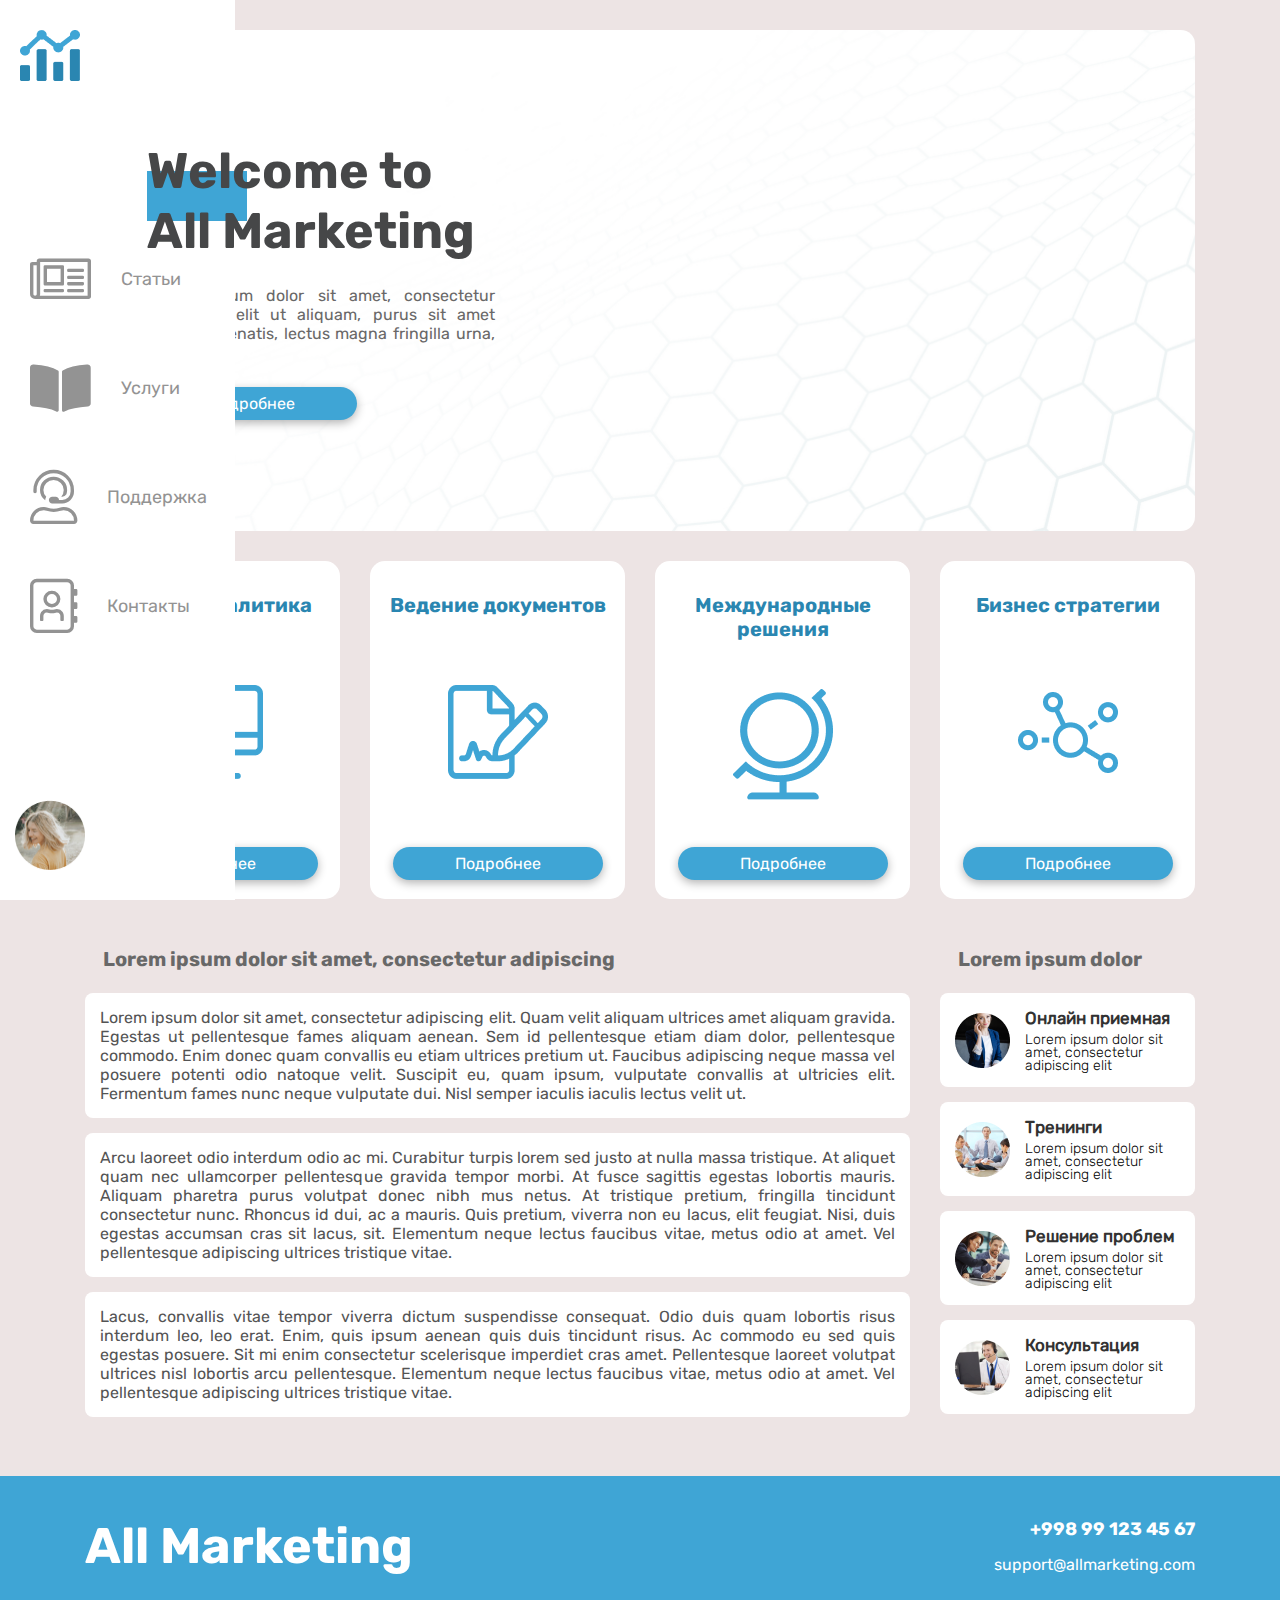
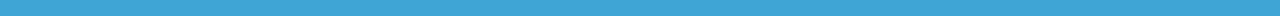
<file: 2.3 Blue-Marketing/index.html>
<!DOCTYPE html>
<html lang="en">
<head>
    <meta charset="UTF-8">
    <meta http-equiv="X-UA-Compatible" content="IE=edge">
    <meta name="viewport" content="width=device-width, initial-scale=1.0">
    <title>Document</title>
    <link rel="stylesheet" href="css/all.min.css">
    <link rel="stylesheet" href="css/style.css">

</head>
<body>

    <nav class="nav">
        <a href="" class="nav__logo">
            <img src="img/Лого.png" alt="">
        </a>

        <ul class="nav__list">

     <li class="nav__list-item">
         <a href="" class="nav__list-link"><i class="fal fa-newspaper fa-3x"></i>Статьи</a>
     </li>

     <li class="nav__list-item">
         <a href="" class="nav__list-link"><i class="fa fa-book-open fa-3x"></i>Услуги</a>
     </li>

     <li class="nav__list-item">
         <a href="" class="nav__list-link"><i class="fal fa-user-headset fa-3x"></i>Поддержка</a>
     </li>

     <li class="nav__list-item">
         <a href="" class="nav__list-link"><i class="fal fa-address-book fa-3x"></i>Контакты</a>
     </li>

        </ul>

        <img src="img/Ава.png" alt="" class="nav__ava">


    </nav>



<header class="header">
    <div class="container">
        <div class="header__content">

            <div class="header__content-desc">
                <h1 class="header__content-title">Welcome to All Marketing</h1>

                <p class="header__content-text">Lorem ipsum dolor sit amet, consectetur adipiscing elit ut aliquam, purus sit amet luctus venenatis, lectus magna fringilla urna, porttitor</p>

                <a href="" class="link">Подробнее</a>


            </div>

        </div>
    </div>
</header>

<main>
    <div class="container">

        <section class="cards">

            <div class="cards__card">
                <h2 class="cards__card-title">Мощная аналитика</h2>
                <img src="img/icon.png" alt="">
                <a href="" class="link card__link">Подробнее</a>
            </div>

            <div class="cards__card">
                <h2 class="cards__card-title">Ведение документов</h2>
                <img src="img/icon2.png" alt="">
                <a href="" class="link card__link">Подробнее</a>
            </div>

            <div class="cards__card">
                <h2 class="cards__card-title">Международные решения</h2>
                <img src="img/icon3.png" alt="">
                <a href="" class="link card__link">Подробнее</a>
            </div>

            <div class="cards__card">
                <h2 class="cards__card-title">Бизнес стратегии</h2>
                <img src="img/icon4.png" alt="">
                <a href="" class="link card__link">Подробнее</a>
            </div>

        </section>

        <section class="info">

            <div class="info__box">

                <div class="info__box-left">

                    <h4 class="info__box-title">Lorem ipsum dolor sit amet, consectetur adipiscing</h4>

                    <p class="info__box-subtitle">Lorem ipsum dolor sit amet, consectetur adipiscing elit. Quam velit aliquam ultrices amet aliquam gravida. Egestas ut pellentesque fames aliquam aenean. Sem id pellentesque etiam diam dolor, pellentesque commodo. Enim donec quam convallis eu etiam ultrices pretium ut. Faucibus adipiscing neque massa vel posuere potenti odio natoque velit. Suscipit eu, quam ipsum, vulputate convallis at ultricies elit. Fermentum fames nunc neque vulputate dui. Nisl semper iaculis iaculis lectus velit ut.
                    </p>
                    <p class="info__box-subtitle">Arcu laoreet odio interdum odio ac mi. Curabitur turpis lorem sed justo at nulla massa tristique. At aliquet quam nec ullamcorper pellentesque gravida tempor morbi. At fusce sagittis egestas lobortis mauris. Aliquam pharetra purus volutpat donec nibh mus netus. At tristique pretium, fringilla tincidunt consectetur nunc. Rhoncus id dui, ac a mauris. Quis pretium, viverra non eu lacus, elit feugiat. Nisi, duis egestas accumsan cras sit lacus, sit. Elementum neque lectus faucibus vitae, metus odio at amet. Vel pellentesque adipiscing ultrices tristique vitae.</p>
                    <p class="info__box-subtitle">Lacus, convallis vitae tempor viverra dictum suspendisse consequat. Odio duis quam lobortis risus interdum leo, leo erat. Enim, quis ipsum aenean quis duis tincidunt risus. Ac commodo eu sed quis egestas posuere. Sit mi enim consectetur scelerisque imperdiet cras amet. Pellentesque laoreet volutpat ultrices nisl lobortis arcu pellentesque. Elementum neque lectus faucibus vitae, metus odio at amet. Vel pellentesque adipiscing ultrices tristique vitae.</p>

                </div>

                <div class="info__box-right">

                    <h4 class="info__box-title">Lorem ipsum dolor </h4>

                    <div class="info__box-mini">
                        <img src="img/human-1.png" alt="" class="info__box-miniImg">

                        <div class="info__box-mix">
                            <h4 class="info__box-miniTitle">Онлайн приемная</h4>
                            <p class="info__box-miniText">Lorem ipsum dolor sit amet, consectetur adipiscing elit</p>
                        </div>

                    </div>

                    <div class="info__box-mini">
                        <img src="img/human-2.png" alt="" class="info__box-miniImg">

                        <div class="info__box-mix">
                            <h4 class="info__box-miniTitle">Тренинги</h4>
                            <p class="info__box-miniText">Lorem ipsum dolor sit amet, consectetur adipiscing elit</p>
                        </div>

                    </div>

                    <div class="info__box-mini">
                        <img src="img/human-3.png" alt="" class="info__box-miniImg">

                        <div class="info__box-mix">
                            <h4 class="info__box-miniTitle">Решение проблем</h4>
                            <p class="info__box-miniText">Lorem ipsum dolor sit amet, consectetur adipiscing elit</p>
                        </div>

                    </div>

                    <div class="info__box-mini">
                        <img src="img/human-4.png" alt="" class="info__box-miniImg">

                        <div class="info__box-mix">
                            <h4 class="info__box-miniTitle">Консультация</h4>
                            <p class="info__box-miniText">Lorem ipsum dolor sit amet, consectetur adipiscing elit</p>
                        </div>

                    </div>



                </div>

            </div>

        </section>

    </div>
</main>



<footer class="footer">
    <div class="container">
        <div class="footer__box">
            <h5>All Marketing</h5>

            <div class="footer__mini">
                <p class="footer__mini-text">+998 99 123 45 67</p>
                <p>support@allmarketing.com</p>
            </div>
        </div>
    </div>
</footer>






</body>
</html>
</file>
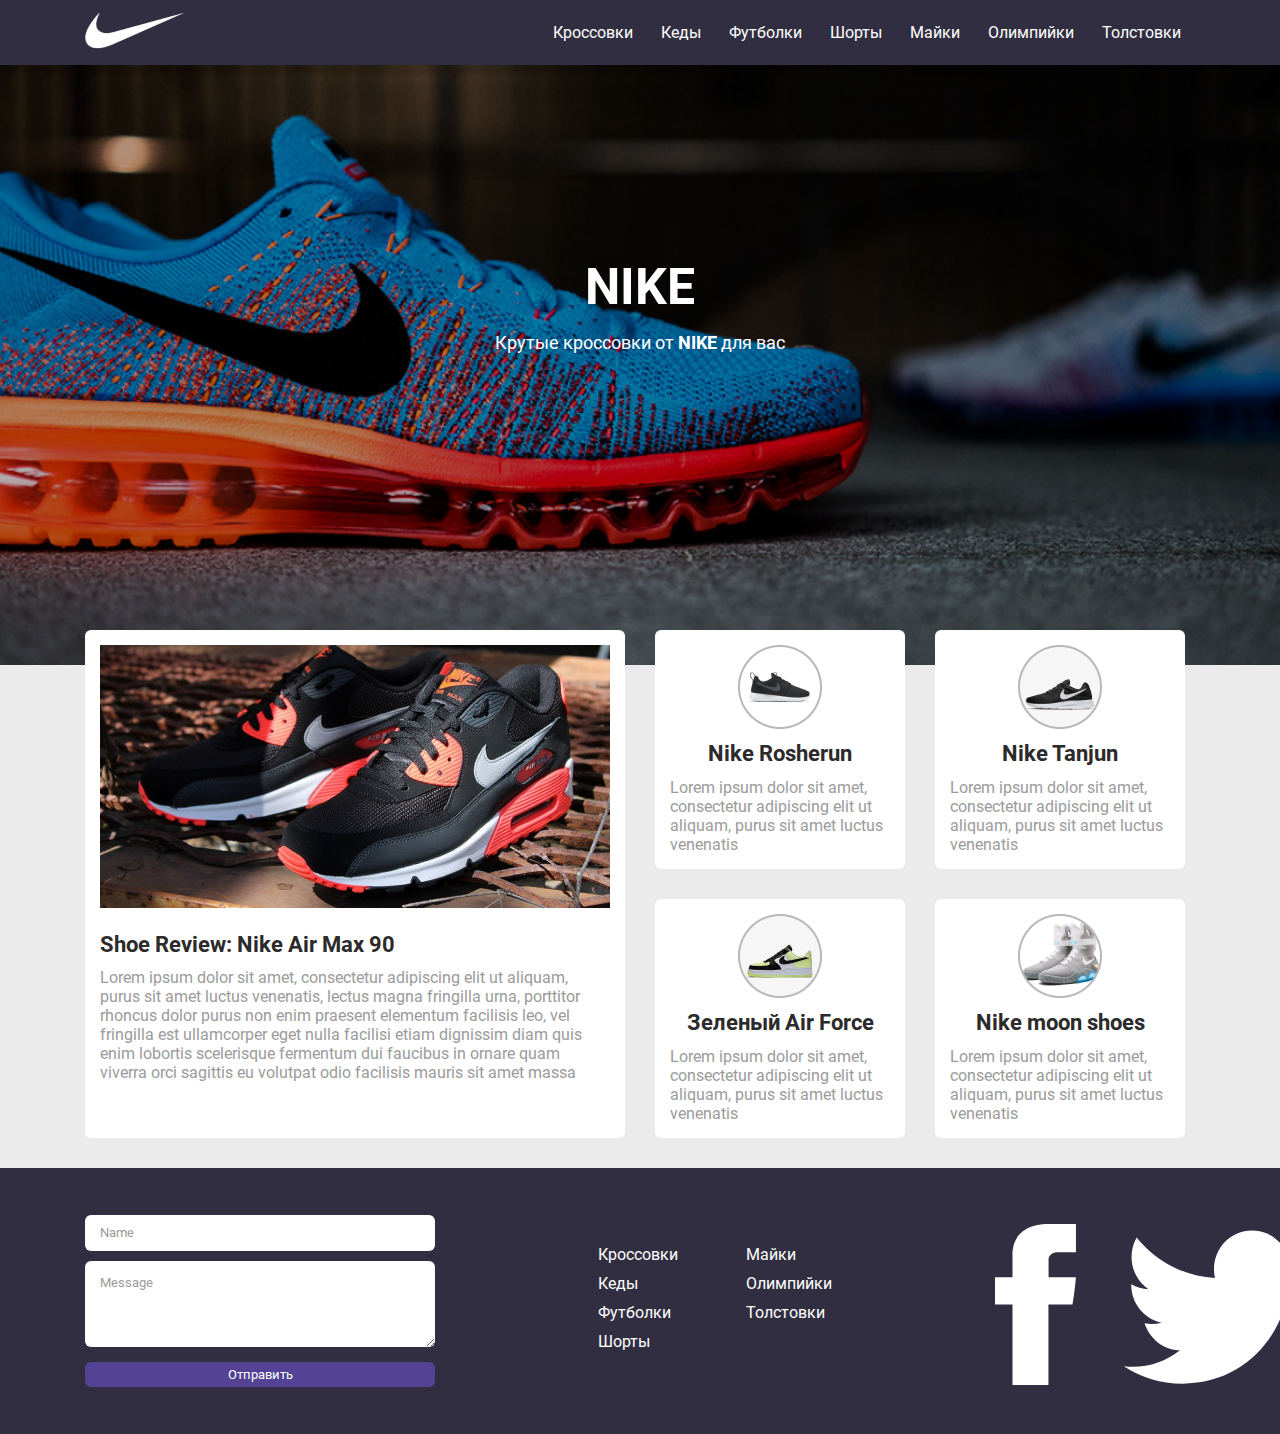
<file: 2.4 Nike/index.html>
<!DOCTYPE html>
<html lang="en">
<head>
    <meta charset="UTF-8">
    <meta http-equiv="X-UA-Compatible" content="IE=edge">
    <meta name="viewport" content="width=device-width, initial-scale=1.0">
    <title>Document</title>
    <link rel="stylesheet" href="css/style.css">


</head>
<body>

    <nav>
        <div class="container">
            <div class="nav__content">

                <a href="" class="nav__logo">
                    <img src="img/logo.png" alt="">
                </a>

                <ul class="nav__content-list">
                    <li><a href="" class="nav__content-link">Кроссовки</a></li>
                    <li><a href="" class="nav__content-link">Кеды</a></li>
                    <li><a href="" class="nav__content-link">Футболки</a></li>
                    <li><a href="" class="nav__content-link">Шорты</a></li>
                    <li><a href="" class="nav__content-link">Майки</a></li>
                    <li><a href="" class="nav__content-link">Олимпийки</a></li>
                    <li><a href="" class="nav__content-link">Толстовки</a></li>
                </ul>

            </div>
        </div>
    </nav>

    <header class="header">

        <h1>NIKE</h1>

        <p class="header__text">Крутые кроссовки от <span>NIKE</span> для вас</p>

    </header>

    <main class="main">

        <div class="container">

            <div class="main__content">

                <div class="main__content-left">

                    <img src="img/Nike.png" alt="" class="main__content-img">

                    <h2 class="main__content-title">Shoe Review: Nike Air Max 90</h2>

                    <p class="main__content-subtitle">Lorem ipsum dolor sit amet, consectetur adipiscing elit ut aliquam, purus sit amet luctus venenatis, lectus magna fringilla urna, porttitor rhoncus dolor purus non enim praesent elementum facilisis leo, vel fringilla est ullamcorper eget nulla facilisi etiam dignissim diam quis enim lobortis scelerisque fermentum dui faucibus in ornare quam viverra orci sagittis eu volutpat odio facilisis mauris sit amet massa</p>

                </div>


                <div class="main__content-right">

                    <div class="main__content-box">

                        <img src="img/icon-1.png" alt="" class="main__content-image">

                        <h4 class="main__content-titles">
                            Nike Rosherun</h4>

                        <p class="main__content-text">Lorem ipsum dolor sit amet, consectetur adipiscing elit ut aliquam, purus sit amet luctus venenatis</p>
                    </div>

                    <div class="main__content-box">

                        <img src="img/icon-2.png" alt="" class="main__content-image">

                        <h4 class="main__content-titles">
                            Nike Tanjun</h4>

                        <p class="main__content-text">Lorem ipsum dolor sit amet, consectetur adipiscing elit ut aliquam, purus sit amet luctus venenatis</p>
                    </div>

                    <div class="main__content-box">

                        <img src="img/icon-3.png" alt="" class="main__content-image">

                        <h4 class="main__content-titles">
                            Зеленый Air Force</h4>

                        <p class="main__content-text">Lorem ipsum dolor sit amet, consectetur adipiscing elit ut aliquam, purus sit amet luctus venenatis</p>
                    </div>

                    <div class="main__content-box">

                        <img src="img/icon-4.png" alt="" class="main__content-image">

                        <h4 class="main__content-titles">
                            Nike moon shoes</h4>

                        <p class="main__content-text">Lorem ipsum dolor sit amet, consectetur adipiscing elit ut aliquam, purus sit amet luctus venenatis</p>
                    </div>

                </div>

            </div>
        </div>

    </main>
    <footer>
        <div class="container">
            <div class="footer__box">
                <div class="footer__box-comment">

                    <form action="">
                        <input type="text" class="footer__input" placeholder="Name">
                        <br>

                        <textarea placeholder="Message"></textarea>
                        <br>

                        <button type="submit">Отправить</button>
                    </form>
                </div>
                <div class="footer__box-menu">
                    <ul class="footer__box-list">
                        <li><a href="" class="footer__box-link">Кроссовки</a></li>
                        <li><a href="" class="footer__box-link">Кеды</a></li>
                        <li><a href="" class="footer__box-link">Футболки</a></li>
                        <li><a href="" class="footer__box-link">Шорты</a></li>
                    </ul>
                    <ul class="footer__box-list">
                        <li><a href="" class="footer__box-link">Майки</a></li>
                        <li><a href="" class="footer__box-link">Олимпийки</a></li>
                        <li><a href="" class="footer__box-link">Толстовки</a></li>
                    </ul>
                </div>
                <div class="footer__box-socialMedia">
                    <img src="./img/facebook.svg" alt="">
                    <img src="./img/twitter.svg" alt="">
                    <img src="./img/google.svg" alt="">
                    <img src="./img/Icon02.svg" alt="">
                </div>
            </div>
        </div>
    </footer>
    
</body>
</html>
</file>
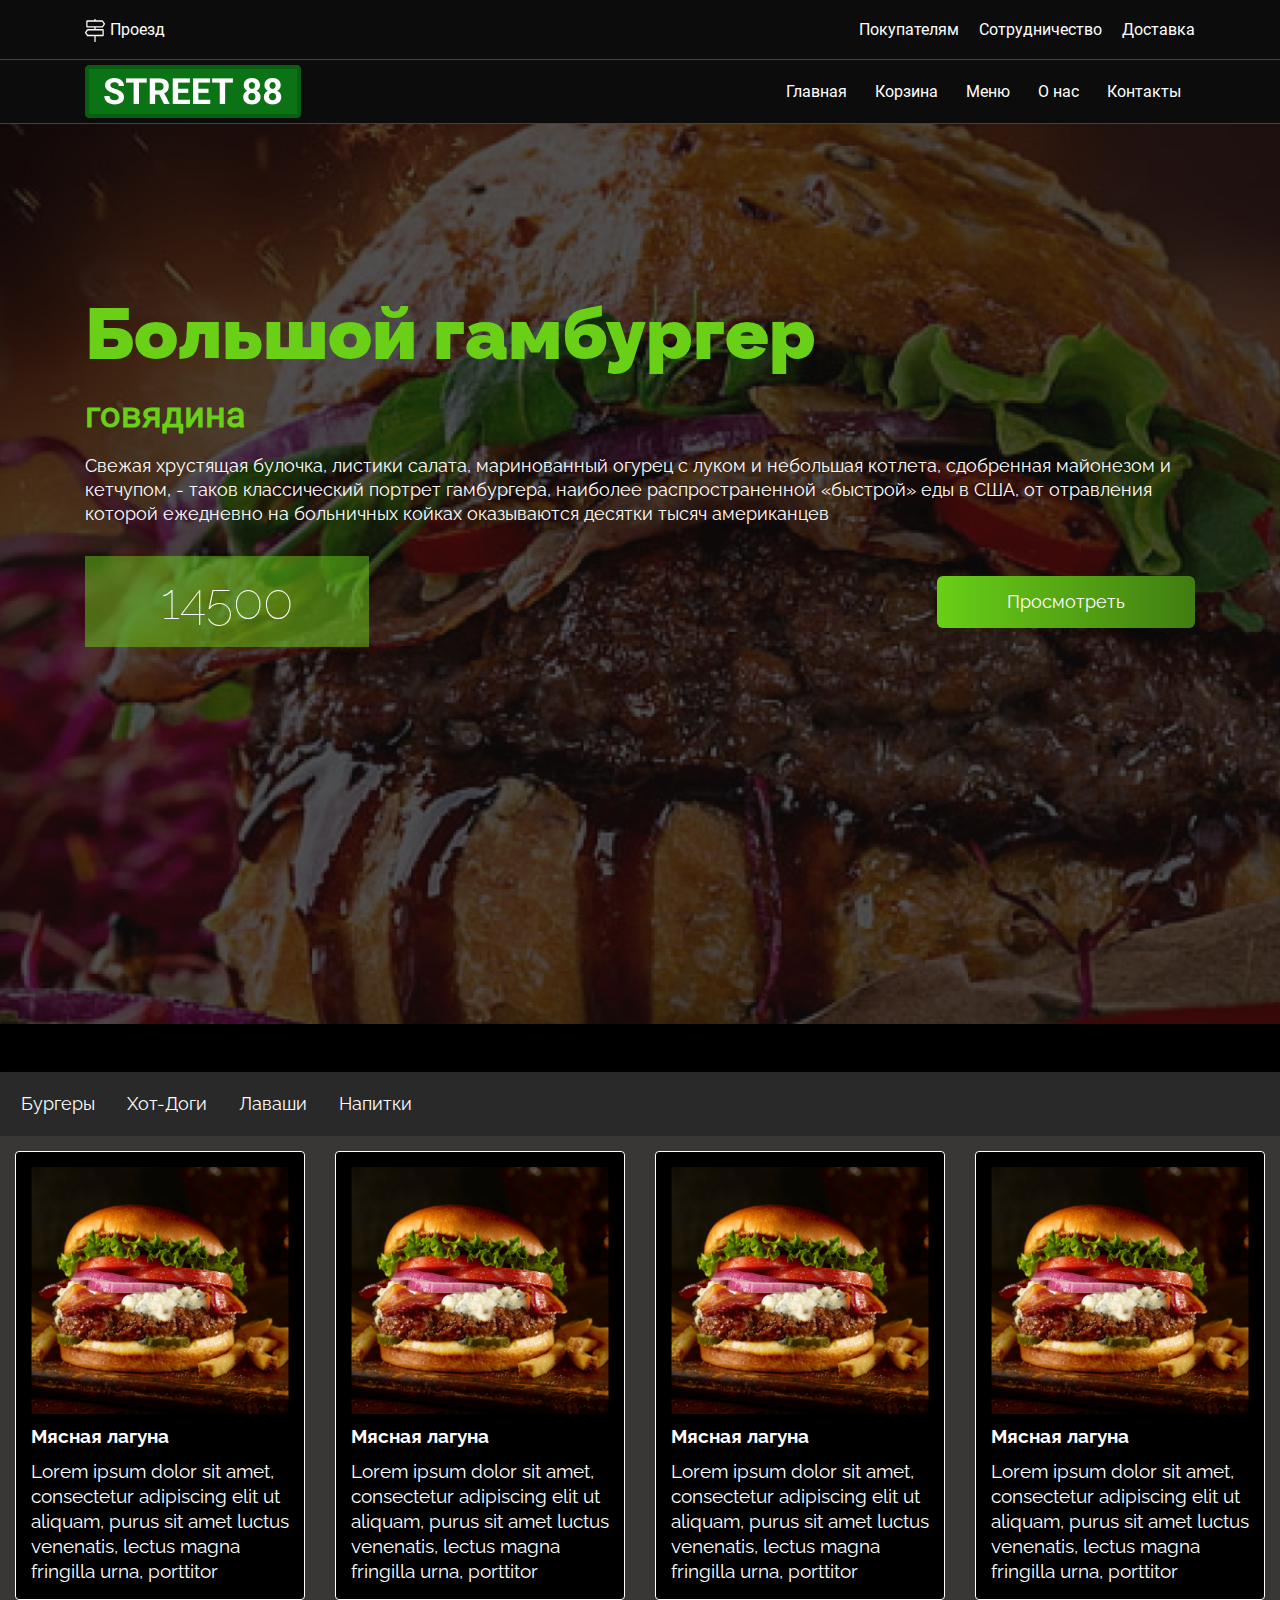
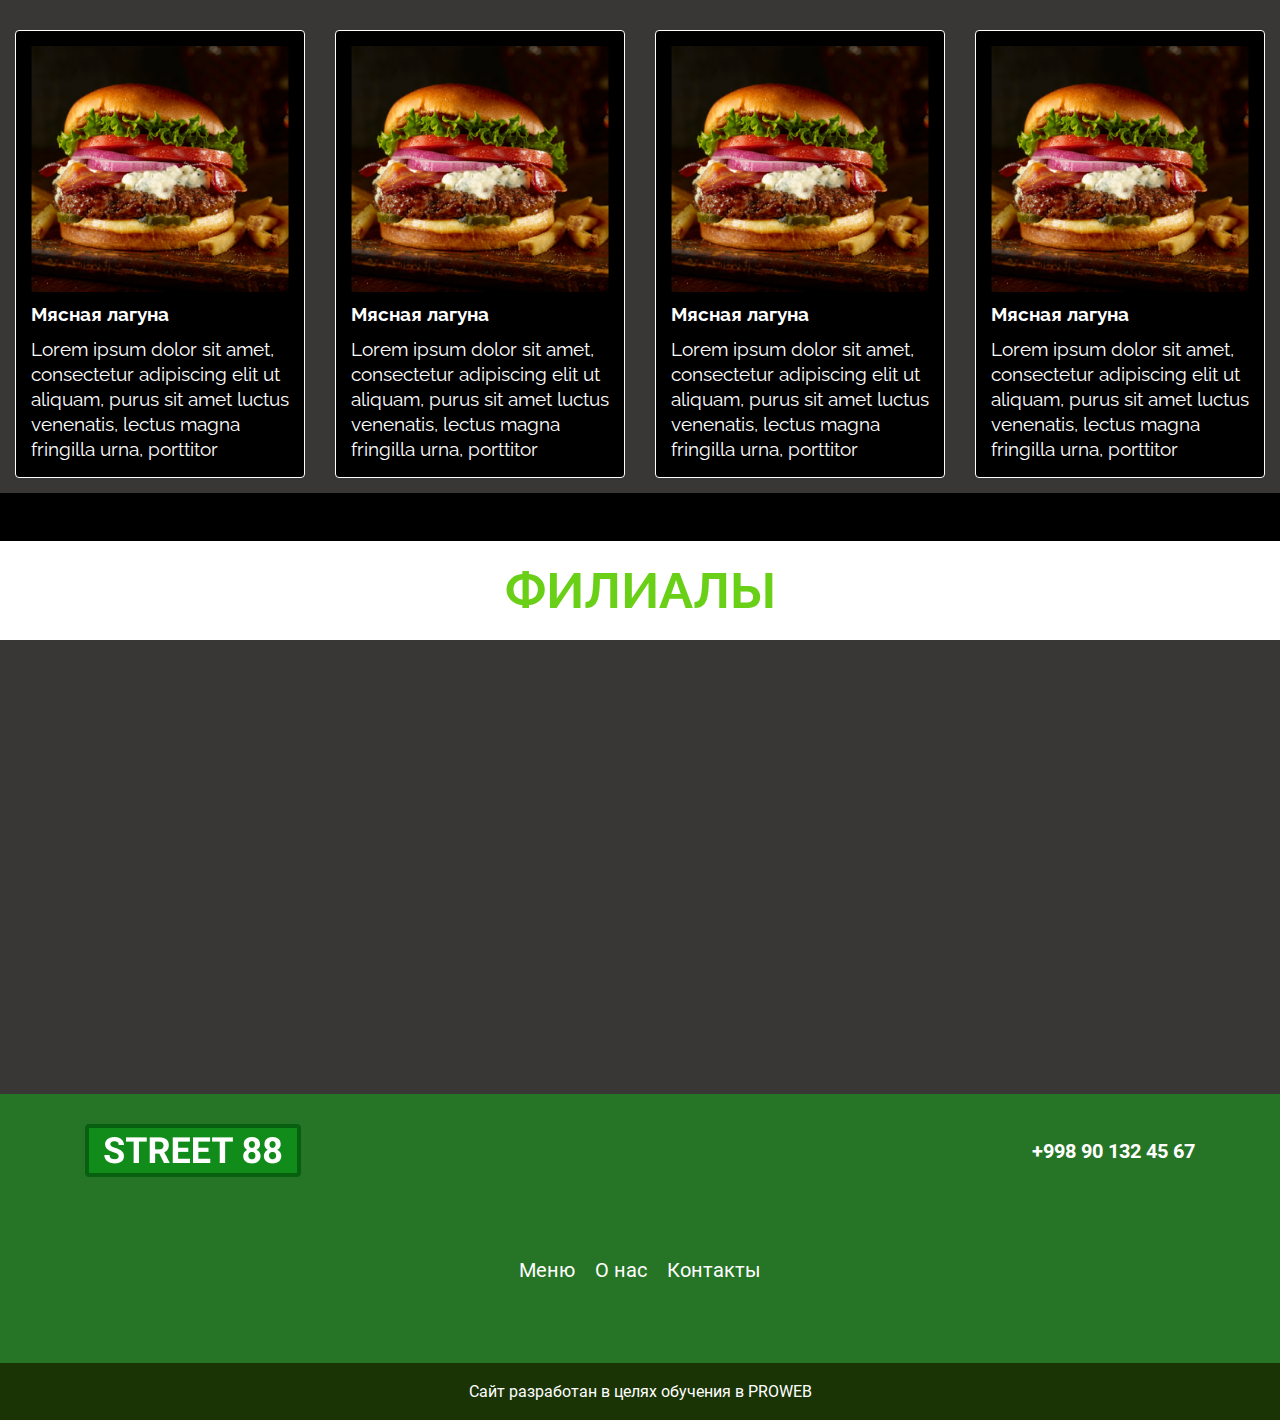
<file: 2.7 Street start/index.html>
<!DOCTYPE html>
<html lang="en">

<head>
    <meta charset="UTF-8">
    <meta http-equiv="X-UA-Compatible" content="IE=edge">
    <meta name="viewport" content="width=device-width, initial-scale=1.0">
    <title>Document</title>
    <link rel="stylesheet" href="css/all.min.css">
    <link rel="stylesheet" href="css/style.css">
</head>

<body>
    <nav>
        <div class="container">
            <div class="nav__navigation">
                <div class="nav_navigation-mini">
                    <img src="./img/minilogo.svg" alt="">
                    <p class="nav__navigation-title">
                        Проезд
                    </p>
                </div>
                <ul class="ul__list">
                    <li><a href="" class="ul__list-link">Покупателям</a></li>
                    <li><a href="" class="ul__list-link">Сотрудничество</a></li>
                    <li><a href="" class="ul__list-link">Доставка</a></li>
                </ul>
            </div>
        </div>
    </nav>
    <nav class="">
        <div class="container">
            <div class="nav__navigation">
                <div class="nav_navigation-mini">
                    <img src="./img/Logo.png" alt="">
                </div>
                <ul class="ul__list ul__menu">
                    <li><a href="" class="ul__list-link ul__link">Главная</a></li>
                    <li><a href="" class="ul__list-link ul__link">Корзина</a></li>
                    <li><a href="" class="ul__list-link ul__link">Меню</a></li>
                    <li><a href="" class="ul__list-link ul__link">О нас</a></li>
                    <li><a href="" class="ul__list-link ul__link">Контакты</a></li>
                </ul>
            </div>
        </div>
    </nav>

    <header class="header">
        <div class="container">

            <h1>Большой гамбургер</h1>
            <h3>говядина</h3>
            <p class="header__text">
                Свежая хрустящая булочка, листики салата, маринованный огурец с луком и небольшая котлета, сдобренная
                майонезом и кетчупом, - таков классический портрет гамбургера, наиболее распространенной «быстрой» еды в
                США, от отравления которой ежедневно на больничных койках оказываются десятки тысяч американцев
            </p>
            <div class="header__box">
                <div class="header__box-first">14500</div>
                <div class="header__box-second">Просмотреть</div>
            </div>

        </div>
    </header>

    <div class="box"></div>

    <div class="menu">
        <ul class="menu__ul">
            <li><a href="" class="menu__ul-link">Бургеры</a></li>
            <li><a href="" class="menu__ul-link">Хот-Доги</a></li>
            <li><a href="" class="menu__ul-link">Лаваши</a></li>
            <li><a href="" class="menu__ul-link">Напитки</a></li>
        </ul>
    </div>

    <main class="main">
        <div class="cards">

            <div class="cards__card">
                <div class="cards__card-icons">
                    <img src="img/Burger.png" alt="" class="cards__card-img">
                    <a href="" class="cards__card-icon">
                        <i class="far fa-cart-plus fa-3x"></i>
                    </a>
                </div>
                <h2 class="cards__card-title">Мясная лагуна</h2>
                <p class="cards__card-text">
                    Lorem ipsum dolor sit amet, consectetur adipiscing elit ut aliquam, purus sit amet luctus venenatis, lectus magna fringilla urna, porttitor
                </p>
            </div>
            <div class="cards__card">
                <div class="cards__card-icons">
                    <img src="img/Burger.png" alt="" class="cards__card-img">
                    <a href="" class="cards__card-icon">
                        <i class="far fa-cart-plus fa-3x"></i>
                    </a>
                </div>
                <h2 class="cards__card-title">Мясная лагуна</h2>
                <p class="cards__card-text">
                    Lorem ipsum dolor sit amet, consectetur adipiscing elit ut aliquam, purus sit amet luctus venenatis, lectus magna fringilla urna, porttitor
                </p>
            </div>
            <div class="cards__card">
                <div class="cards__card-icons">
                    <img src="img/Burger.png" alt="" class="cards__card-img">
                    <a href="" class="cards__card-icon">
                        <i class="far fa-cart-plus fa-3x"></i>
                    </a>
                </div>
                <h2 class="cards__card-title">Мясная лагуна</h2>
                <p class="cards__card-text">
                    Lorem ipsum dolor sit amet, consectetur adipiscing elit ut aliquam, purus sit amet luctus venenatis, lectus magna fringilla urna, porttitor
                </p>
            </div>
            <div class="cards__card">
                <div class="cards__card-icons">
                    <img src="img/Burger.png" alt="" class="cards__card-img">
                    <a href="" class="cards__card-icon">
                        <i class="far fa-cart-plus fa-3x"></i>
                    </a>
                </div>
                <h2 class="cards__card-title">Мясная лагуна</h2>
                <p class="cards__card-text">
                    Lorem ipsum dolor sit amet, consectetur adipiscing elit ut aliquam, purus sit amet luctus venenatis, lectus magna fringilla urna, porttitor
                </p>
            </div>
            <div class="cards__card">
                <div class="cards__card-icons">
                    <img src="img/Burger.png" alt="" class="cards__card-img">
                    <a href="" class="cards__card-icon">
                        <i class="far fa-cart-plus fa-3x"></i>
                    </a>
                </div>
                <h2 class="cards__card-title">Мясная лагуна</h2>
                <p class="cards__card-text">
                    Lorem ipsum dolor sit amet, consectetur adipiscing elit ut aliquam, purus sit amet luctus venenatis, lectus magna fringilla urna, porttitor
                </p>
            </div>
            <div class="cards__card">
                <div class="cards__card-icons">
                    <img src="img/Burger.png" alt="" class="cards__card-img">
                    <a href="" class="cards__card-icon">
                        <i class="far fa-cart-plus fa-3x"></i>
                    </a>
                </div>
                <h2 class="cards__card-title">Мясная лагуна</h2>
                <p class="cards__card-text">
                    Lorem ipsum dolor sit amet, consectetur adipiscing elit ut aliquam, purus sit amet luctus venenatis, lectus magna fringilla urna, porttitor
                </p>
            </div>
            <div class="cards__card">
                <div class="cards__card-icons">
                    <img src="img/Burger.png" alt="" class="cards__card-img">
                    <a href="" class="cards__card-icon">
                        <i class="far fa-cart-plus fa-3x"></i>
                    </a>
                </div>
                <h2 class="cards__card-title">Мясная лагуна</h2>
                <p class="cards__card-text">
                    Lorem ipsum dolor sit amet, consectetur adipiscing elit ut aliquam, purus sit amet luctus venenatis, lectus magna fringilla urna, porttitor
                </p>
            </div>
            <div class="cards__card">
                <div class="cards__card-icons">
                    <img src="img/Burger.png" alt="" class="cards__card-img">
                    <a href="" class="cards__card-icon">
                        <i class="far fa-cart-plus fa-3x"></i>
                    </a>
                </div>
                <h2 class="cards__card-title">Мясная лагуна</h2>
                <p class="cards__card-text">
                    Lorem ipsum dolor sit amet, consectetur adipiscing elit ut aliquam, purus sit amet luctus venenatis, lectus magna fringilla urna, porttitor
                </p>
            </div>
        </div>

        <div class="box"></div>
        <div class="block">
            <p class="block__title">ФИЛИАЛЫ</p>
        </div>
        <iframe src="https://www.google.com/maps/embed?pb=!1m18!1m12!1m3!1d95876.732012223!2d69.12185114335941!3d41.32739770000002!2m3!1f0!2f0!3f0!3m2!1i1024!2i768!4f13.1!3m3!1m2!1s0x38ae8bf0987fa655%3A0x2b238a01080f2aa9!2sSTREET%2077!5e0!3m2!1sru!2s!4v1702808355498!5m2!1sru!2s" width="100%" height="450" style="border:0;" allowfullscreen="" loading="lazy" referrerpolicy="no-referrer-when-downgrade"></iframe>

    </main>

    <footer class="footer">
        <div class="container">
            <div class="footer__box">
                <img src="img/Logo.png" alt="">
                <p class="footer__box-subtitle">
                    +998 90 132 45 67 
                </p>
            </div>
            <ul class="footer__list">
                <li><a href="" class="footer__list-link">Меню</a></li>
                <li><a href="" class="footer__list-link">О нас</a></li>
                <li><a href="" class="footer__list-link">Контакты</a></li>
            </ul>
        </div>
    </footer>

    <div class="footer__block">
        <p class="footer__block-text">
            Сайт разработан в целях обучения в PROWEB
        </p>
    </div>

</body>

</html>
</file>
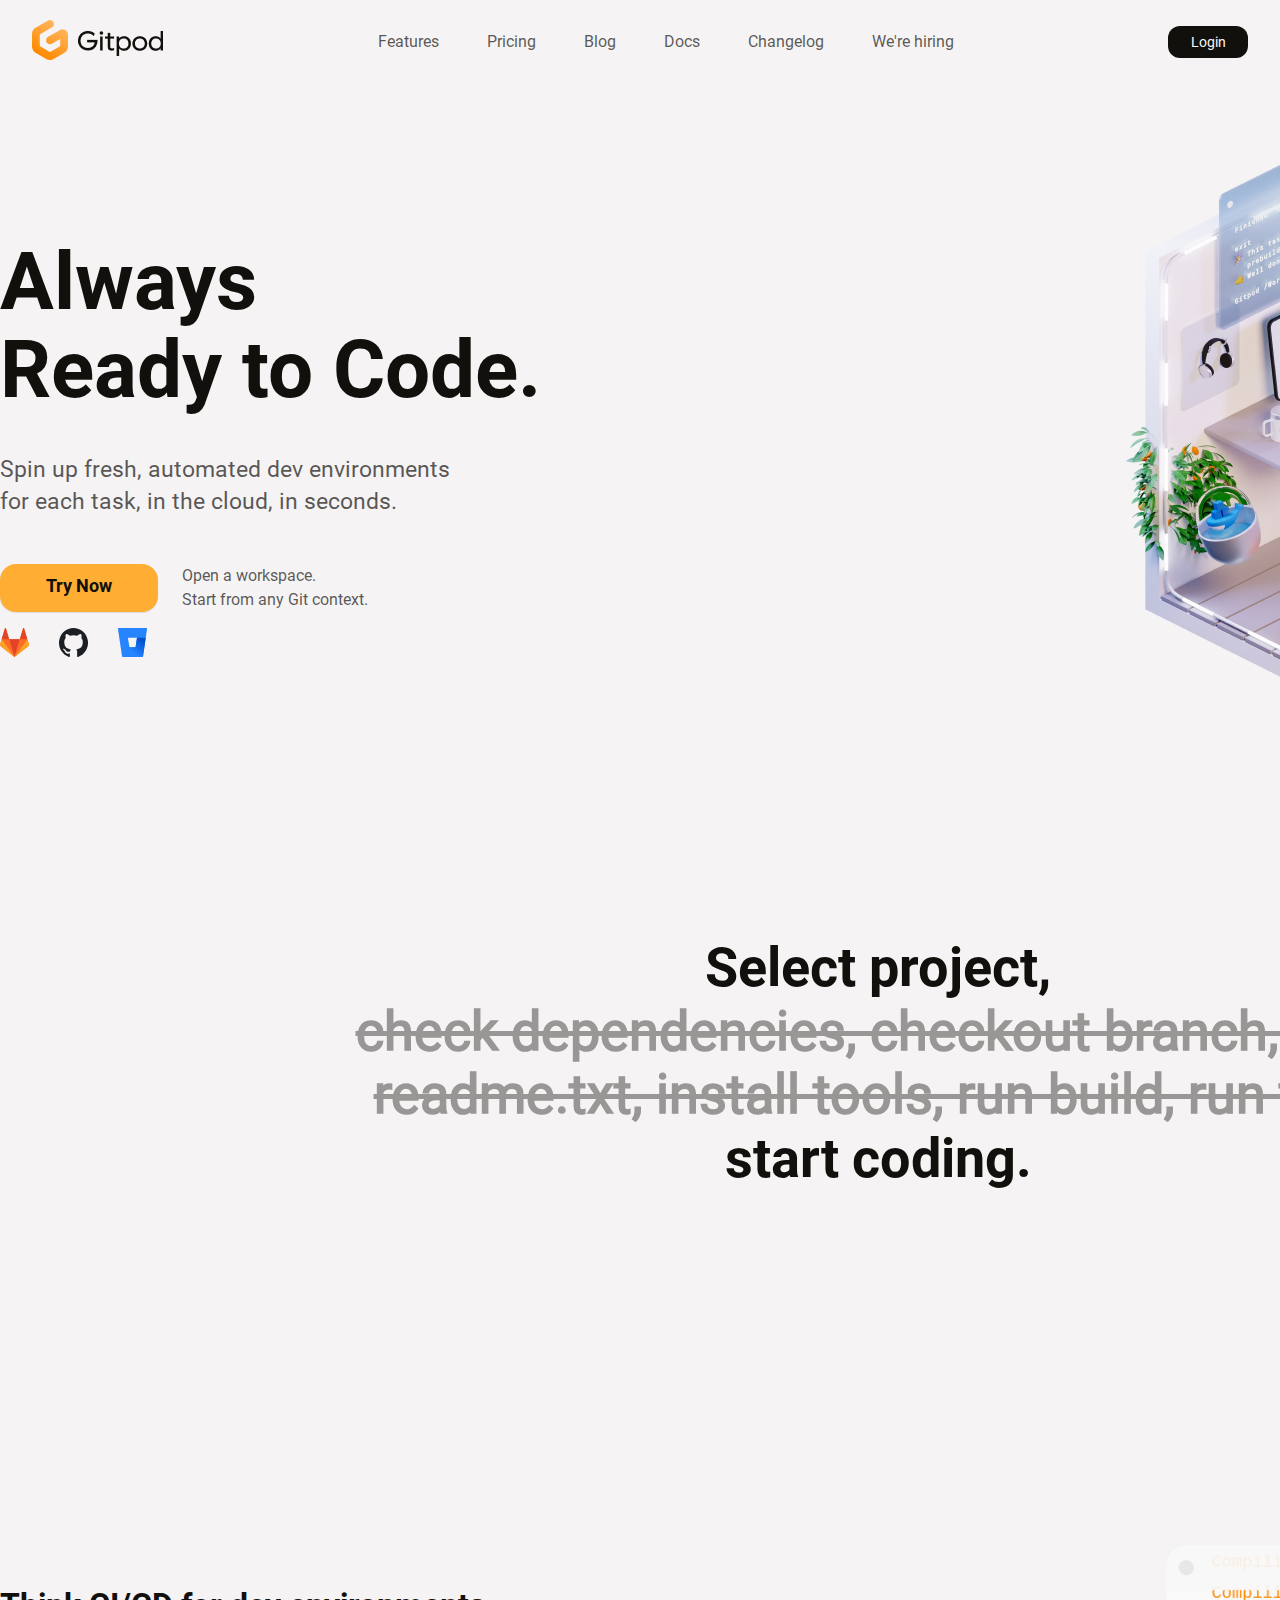
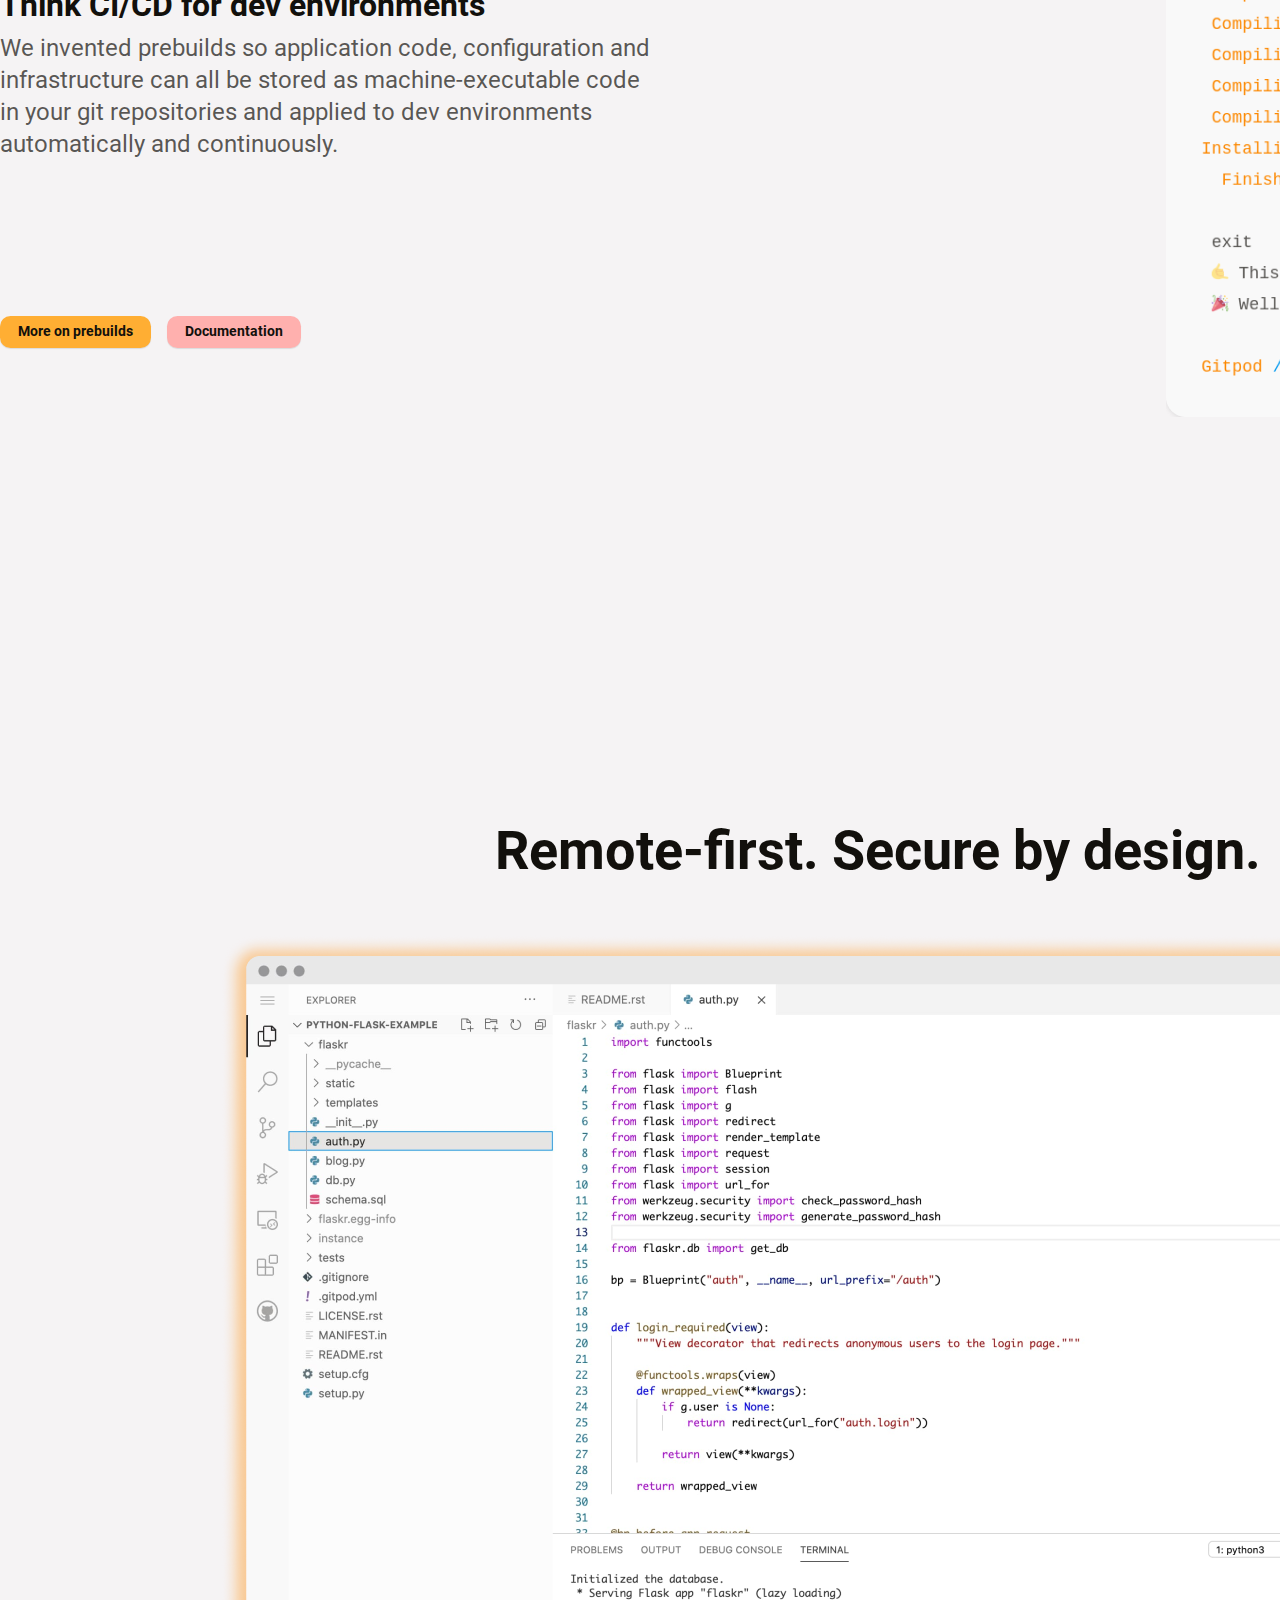
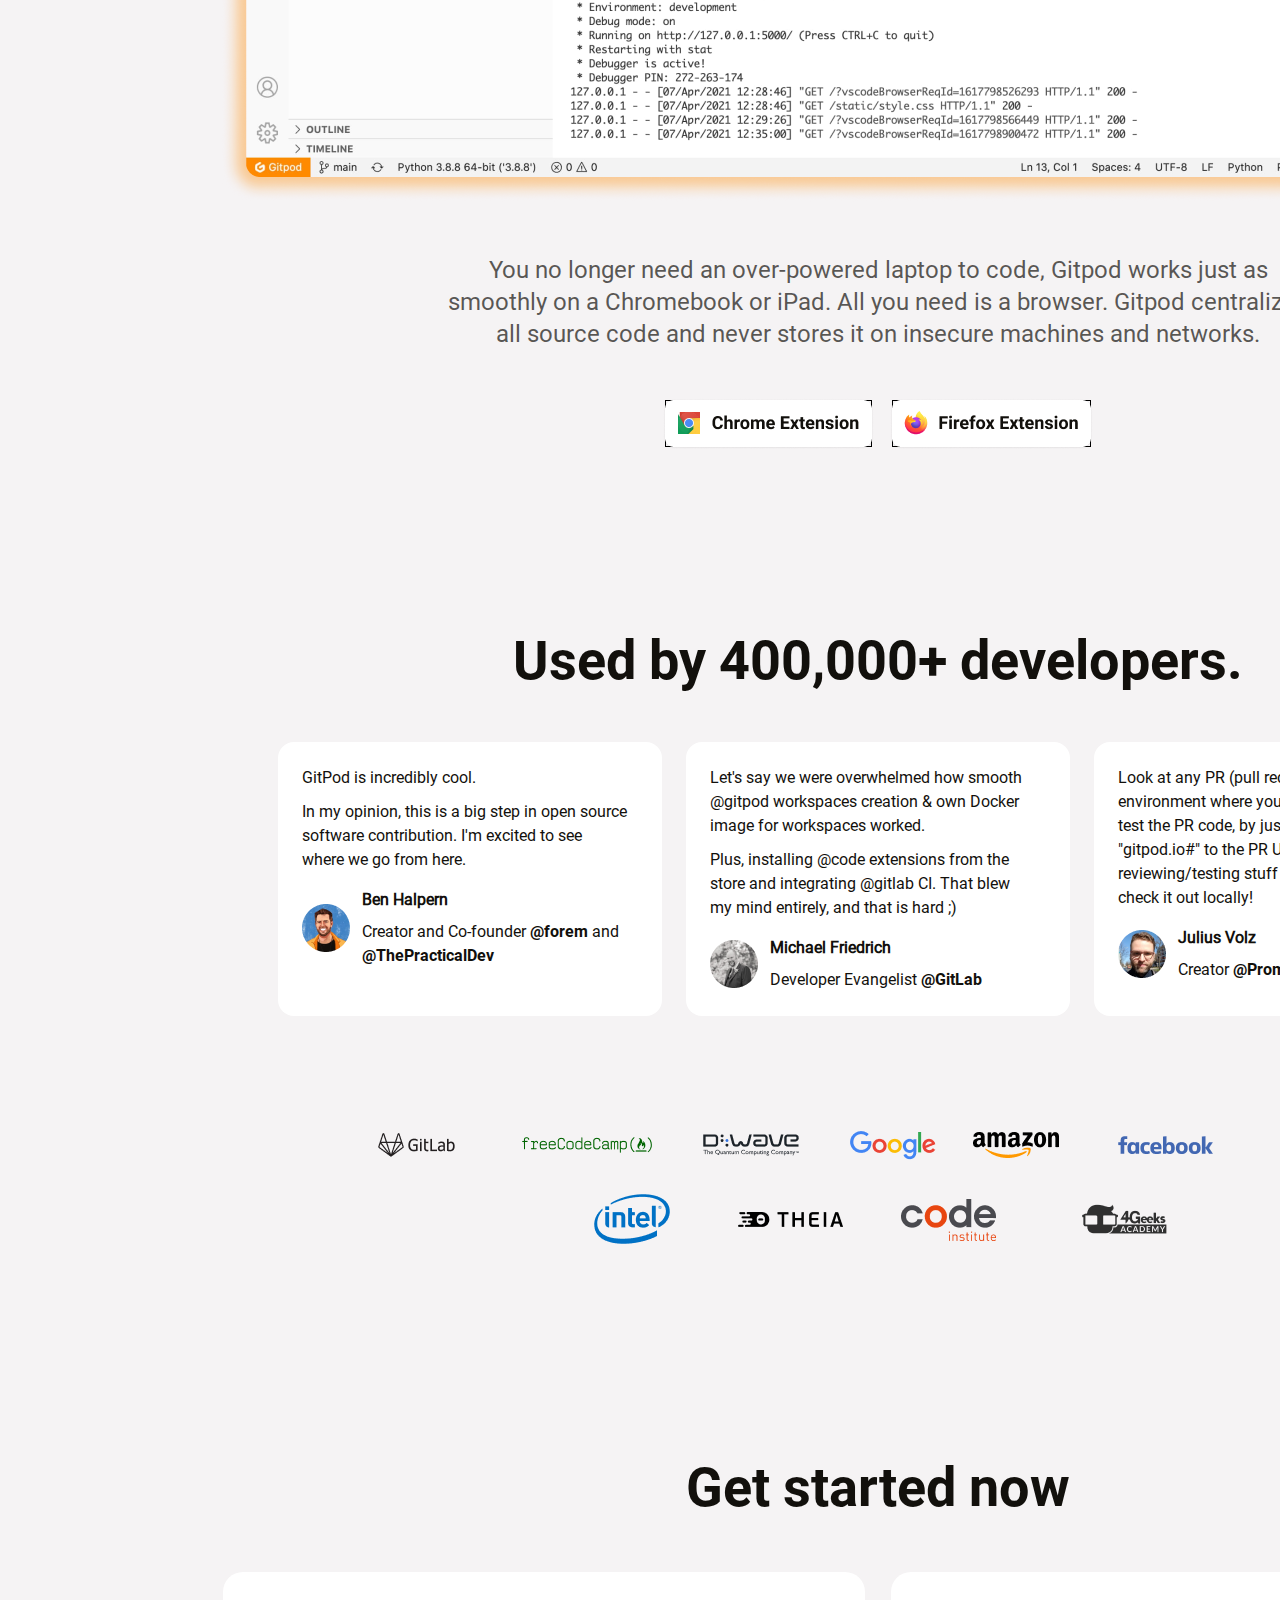
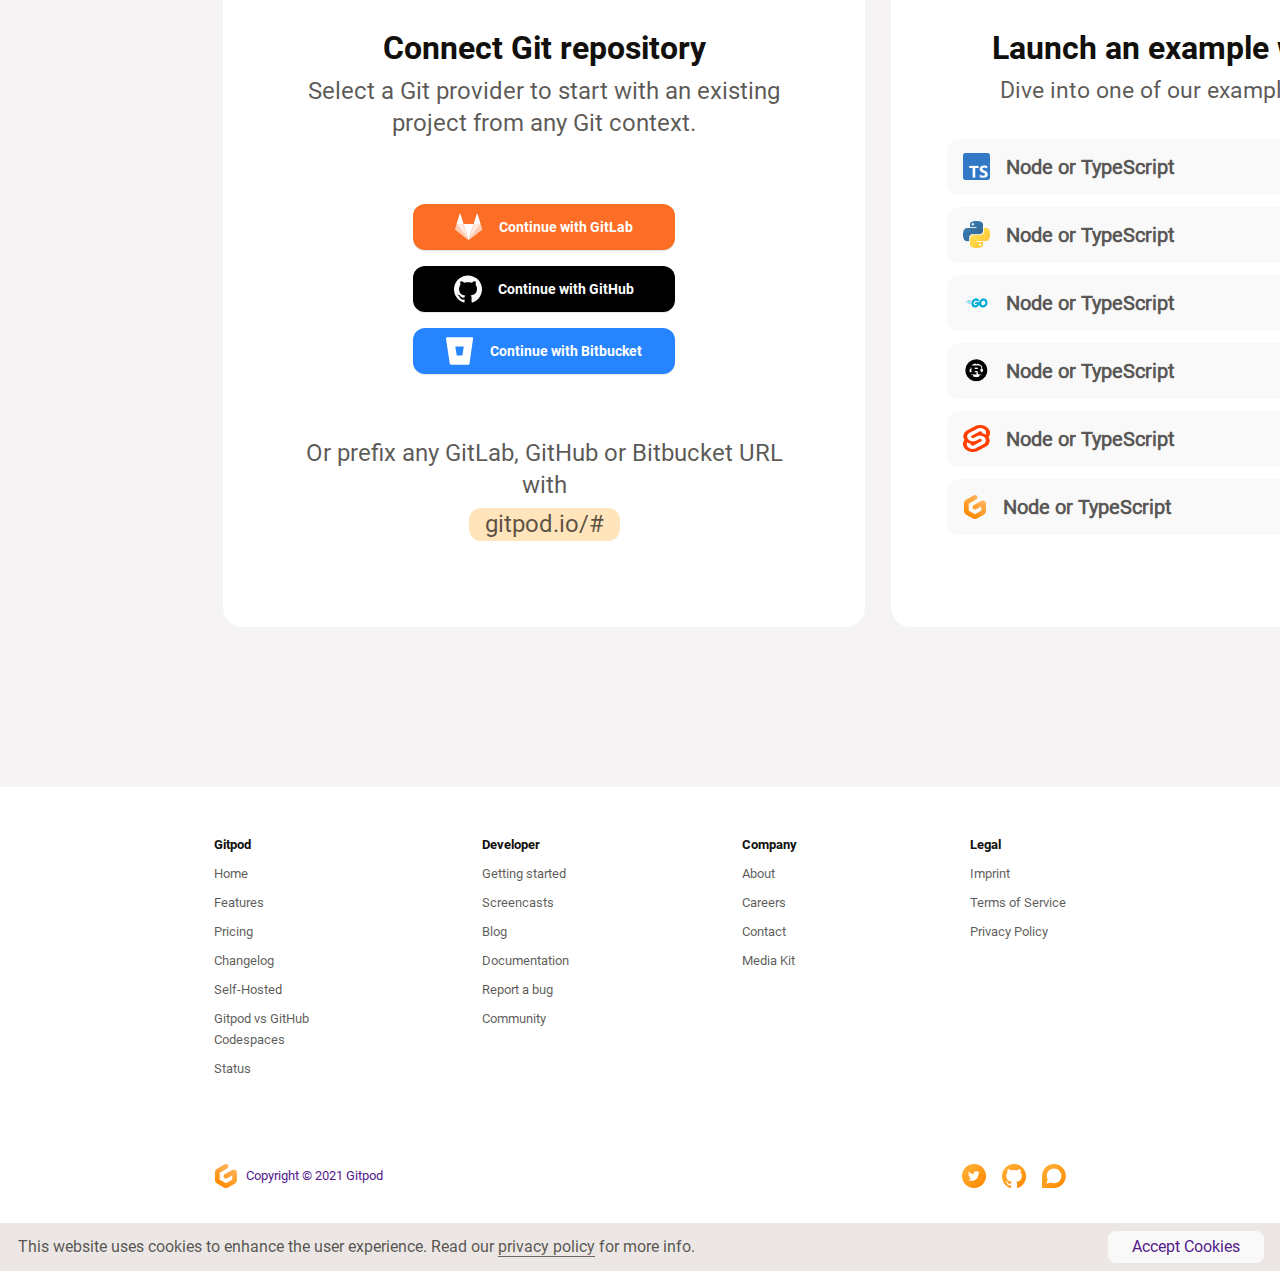
<file: Gidpod/index.html>
<!DOCTYPE html>
<html lang="en">

<head>
    <meta charset="UTF-8">
    <meta http-equiv="X-UA-Compatible" content="IE=edge">
    <meta name="viewport" content="width=device-width, initial-scale=1.0">
    <link rel="stylesheet" href="./css/style.css">
    <title>Gidpod</title>
</head>

<body>
    <nav class="nav">
        <a href="" class="nav__Logo">
            <img src="./images/Frame.png" alt="">
        </a>
        <ul class="nav__list">
            <li>
                <a href="" class="nav__list-link">Features</a>
            </li>
            <li>
                <a href="" class="nav__list-link">Pricing</a>
            </li>
            <li>
                <a href="" class="nav__list-link">Blog</a>
            </li>
            <li>
                <a href="" class="nav__list-link">Docs</a>
            </li>
            <li>
                <a href="" class="nav__list-link">Changelog</a>
            </li>
            <li>
                <a href="" class="nav__list-link">We're hiring</a>
            </li>
        </ul>
        <a href="" class="nav__button">Login</a>
    </nav>

    <header>
        <div class="container">
            <div class="Code">
                <div class="Code__left">
                    <h1 class="Code__left-title">
                        Always <br>
                        Ready to Code.
                    </h1>
                    <p class="Code__left-text">
                        Spin up fresh, automated dev environments <br>
                        for each task, in the cloud, in seconds.
                    </p>
                    <div class="Code__left-Btn">
                        <a href="" class="Code__left-BtnYellow">Try Now</a>
                        <p class="Code__left-BtnText">
                            Open a workspace. <br>
                            Start from any Git context.
                        </p>
                    </div>
                    <div class="Code__left-SocialMedia">
                        <img src="./images/Group.svg" alt="">
                        <img src="./images/Vector.svg" alt="">
                        <img src="./images/Frame.svg" alt="">
                    </div>
                </div>
                <div class="Code__right">
                    <img src="./images/Frame (1).png" alt="">
                </div>
            </div>
        </div>
    </header>

    <main>
        <div class="container">
            <h1 class="Project__Title">Select project,<br>
                <span>
                    check dependencies, checkout branch, view <br>
                    readme.txt, install tools, run build, run test,
                </span> <br>
                start coding.
            </h1>

            <section class="Project">
                <div class="Project__left">
                    <h2 class="Project__left-Title">Think CI/CD for dev environments</h2>
                    <p class="Project__left-Text">
                        We invented prebuilds so application code, configuration and <br> infrastructure can all be
                        stored as machine-executable code <br> in your git repositories and applied to dev environments
                        <br> automatically and continuously.
                    </p>
                    <div class="Project__left-Btn">
                        <a href="" class="Project__left-BtnMini">More on prebuilds</a>
                        <a href="" class="Project__left-BtnMini Project__left-BtnB">Documentation</a>
                    </div>
                </div>
                <div class="Project__right">
                    <img src="./images/Frame (2).png" alt="">
                </div>
            </section>

            <section class="Remote">
                <h3 class="Remote__Title">
                    Remote-first. Secure by design.
                </h3>
                <div class="Remote__Picture">
                    <img src="./images/Rectangle.png" alt="">
                </div>
                <p class="Remote__Text">
                    You no longer need an over-powered laptop to code, Gitpod works just as <br> smoothly on a
                    Chromebook or iPad. All you need is a browser. Gitpod centralizes <br> all source code and never
                    stores it on insecure machines and networks.
                </p>
                <div class="Remote__Browsers">
                    <img src="./images/Frame (3).png" alt="">
                    <img src="./images/Frame (4).png" alt="">
                </div>
            </section>

            <section class="developers">
                <h4 class="developers__Title">Used by 400,000+ developers.</h4>
                <div class="developers__Cards">
                    <div class="developers__Cards-Card">
                        <p class="developers__Cards-CardText">GitPod is incredibly cool.</p>
                        <p class="developers__Cards-CardText gg">
                            In my opinion, this is a big step in open source <br> software contribution. I'm excited to
                            see <br> where we go from here.
                        </p>
                        <div class="developers__Cards-CardNameTittle">
                            <img src="./images/Rectangle (1).png" alt="">
                            <div class="developers__Cards-CardNameTittleText">
                                <h4>Ben Halpern</h4>
                                <p>
                                    Creator and Co-founder <span>@forem</span> and <br>
                                    <span>@ThePracticalDev</span>
                                </p>
                            </div>
                        </div>
                    </div>
                    <div class="developers__Cards-Card">
                        <p class="developers__Cards-CardText">Let's say we were overwhelmed how smooth <br> @gitpod
                            workspaces creation & own Docker <br> image for workspaces worked.</p>
                        <p class="developers__Cards-CardText gg">
                            Plus, installing @code extensions from the <br> store and integrating @gitlab CI. That blew
                            <br> my mind entirely, and that is hard ;)
                        </p>
                        <div class="developers__Cards-CardNameTittle">
                            <img src="./images/Rectangle (2).png" alt="">
                            <div class="developers__Cards-CardNameTittleText">
                                <h4>Michael Friedrich</h4>
                                <p>
                                    Developer Evangelist <span>@GitLab</span>
                                </p>
                            </div>
                        </div>
                    </div>
                    <div class="developers__Cards-Card">
                        <p class="developers__Cards-CardText">
                            Look at any PR (pull request) in a full coding <br> environment where you can edit, build,
                            and <br> test the PR code, by just prepending <br> "gitpod.io#" to the PR URL. Super useful
                            for <br> reviewing/testing stuff without having to <br> check it out locally!
                        </p>
                        <div class="developers__Cards-CardNameTittle">
                            <img src="./images/Rectangle (3).png" alt="">
                            <div class="developers__Cards-CardNameTittleText">
                                <h4>Julius Volz</h4>
                                <p>
                                    Creator
                                    <span>@PrometheusIO</span>
                                </p>
                            </div>
                        </div>
                    </div>
                </div>
                <div class="developers__support">
                    <img src="./images/Frame (5).png" alt="">
                    <img src="./images/Frame (6).png" alt="">
                    <img src="./images/Frame (7).png" alt="">
                    <img src="./images/Frame (8).png" alt="">
                    <img src="./images/Frame (9).png" alt="">
                    <img src="./images/Frame (10).png" alt="">
                    <img src="./images/Frame (11).png" alt="">
                    <img src="./images/Frame (13).png" alt="">
                    <img src="./images/Frame (14).png" alt="">
                    <img src="./images/Frame (15).png" alt="">
                    <img src="./images/Frame (16).png" alt="">
                </div>
            </section>

            <section class="Connect">
                <h1 class="Connect__Title">Get started now</h1>
                <div class="Connect__Cards">
                    <div class="Cards__leftCard">
                        <h2 class="Cards__leftCard-Title">Connect Git repository</h2>
                        <p class="Cards__leftCard-Text">
                            Select a Git provider to start with an existing <br> project from any Git context.
                        </p>
                        <div class="Cards__leftCard-Button Cards__leftCard-Meta">
                            <img src="./images/Frame (1).svg" alt="">
                            <a href="">Continue with GitLab</a>
                        </div>
                        <div class="Cards__leftCard-Button Cards__leftCard-GitHub">
                            <img src="./images/Frame (2).svg" alt="">
                            <a href="">Continue with GitHub</a>
                        </div>
                        <div class="Cards__leftCard-Button Cards__leftCard-Bitbusket">
                            <img src="./images/Vector (1).svg" alt="">
                            <a href="">Continue with Bitbucket</a>
                        </div>
                        <p class="Cards__leftCard-Text">
                            Or prefix any GitLab, GitHub or Bitbucket URL <br> with
                        </p>
                        <a href="" class="leftCards__CardBtw">gitpod.io/#</a>
                    </div>
                    <div class="Cards__rightCard">
                        <h2 class="Cards__rightCard-Title">Launch an example workspace</h2>
                        <p class="Cards__rightCard-Text">
                            Dive into one of our example workspaces
                        </p>
                        <div class="Cards__rightCardBox">
                            <div class="rightCardBox__miniLeftBox">
                                <img src="./images/Frame (18).png" alt="">
                                <h2 class="rightCardBox__miniLeftBox-Title">Node or TypeScript</h2>
                            </div>
                            <a href="" class="rightCardBox__miniRightBtn">Launch workspace</a>
                        </div>
                        <div class="Cards__rightCardBox">
                            <div class="rightCardBox__miniLeftBox">
                                <img src="./images/Frame (19).png" alt="">
                                <h2 class="rightCardBox__miniLeftBox-Title">Node or TypeScript</h2>
                            </div>
                            <a href="" class="rightCardBox__miniRightBtn">Launch workspace</a>
                        </div>
                        <div class="Cards__rightCardBox">
                            <div class="rightCardBox__miniLeftBox">
                                <img src="./images/Frame (20).png" alt="">
                                <h2 class="rightCardBox__miniLeftBox-Title">Node or TypeScript</h2>
                            </div>
                            <a href="" class="rightCardBox__miniRightBtn">Launch workspace</a>
                        </div>
                        <div class="Cards__rightCardBox">
                            <div class="rightCardBox__miniLeftBox">
                                <img src="./images/Frame (21).png" alt="">
                                <h2 class="rightCardBox__miniLeftBox-Title">Node or TypeScript</h2>
                            </div>
                            <a href="" class="rightCardBox__miniRightBtn">Launch workspace</a>
                        </div>
                        <div class="Cards__rightCardBox">
                            <div class="rightCardBox__miniLeftBox">
                                <img src="./images/Frame (22).png" alt="">
                                <h2 class="rightCardBox__miniLeftBox-Title">Node or TypeScript</h2>
                            </div>
                            <a href="" class="rightCardBox__miniRightBtn">Launch workspace</a>
                        </div>
                        <div class="Cards__rightCardBox">
                            <div class="rightCardBox__miniLeftBox">
                                <img src="./images/Frame (23).png" alt="">
                                <h2 class="rightCardBox__miniLeftBox-Title">Node or TypeScript</h2>
                            </div>
                            <a href="" class="rightCardBox__miniRightBtn">Launch workspace</a>
                        </div>
                    </div>
                </div>
            </section>
        </div>
    </main>

    <footer>
        <div class="Top">
            <div class="Top__Menu">
                <ul class="Top__Menu-list">
                    <h2 class="Top__Menu-listTitle">Gitpod</h2>
                    <li><a href="" class="Top__Menu-listLink">Home</a></li>
                    <li><a href="" class="Top__Menu-listLink">Features</a></li>
                    <li><a href="" class="Top__Menu-listLink">Pricing</a></li>
                    <li><a href="" class="Top__Menu-listLink">Changelog</a></li>
                    <li><a href="" class="Top__Menu-listLink">Self-Hosted</a></li>
                    <li><a href="" class="Top__Menu-listLink">Gitpod vs GitHub <br>
                            Codespaces</a></li>
                    <li><a href="" class="Top__Menu-listLink">Status</a></li>
                </ul>
                <ul class="Top__Menu-list">
                    <h2 class="Top__Menu-listTitle">Developer</h2>
                    <li><a href="" class="Top__Menu-listLink">Getting started</a></li>
                    <li><a href="" class="Top__Menu-listLink">Screencasts</a></li>
                    <li><a href="" class="Top__Menu-listLink">Blog</a></li>
                    <li><a href="" class="Top__Menu-listLink">Documentation</a></li>
                    <li><a href="" class="Top__Menu-listLink">Report a bug</a></li>
                    <li><a href="" class="Top__Menu-listLink">Community </a></li>
                </ul>
                <ul class="Top__Menu-list">
                    <h2 class="Top__Menu-listTitle">Company</h2>
                    <li><a href="" class="Top__Menu-listLink">About</a></li>
                    <li><a href="" class="Top__Menu-listLink">Careers</a></li>
                    <li><a href="" class="Top__Menu-listLink">Contact</a></li>
                    <li><a href="" class="Top__Menu-listLink">Media Kit</a></li>
                </ul>
                <ul class="Top__Menu-list">
                    <h2 class="Top__Menu-listTitle">Legal</h2>
                    <li><a href="" class="Top__Menu-listLink">Imprint</a></li>
                    <li><a href="" class="Top__Menu-listLink">Terms of Service</a></li>
                    <li><a href="" class="Top__Menu-listLink">Privacy Policy</a></li>
                </ul>
            </div>
            <div class="Top__Bottom">
                <div class="Top__Bottom-Logo">
                    <img src="./images/Frame (23).png" alt="">
                    <a href="">Copyright © 2021 Gitpod</a>
                </div>
                <div class="Top__Bottom-SocialMedia">
                    <img src="./images/Frame (24).png" alt="">
                    <img src="./images/Frame (25).png" alt="">
                    <img src="./images/Frame (26).png" alt="">
                </div>
            </div>
        </div>
        <div class="Bottom">
            <p class="Bottom__Text">
                This website uses cookies to enhance the user experience. Read our <span>privacy policy</span> for more info.
            </p>
            <div class="Bottom__Btn">
                <a href="">Accept Cookies</a>
            </div>
        </div>
    </footer>
</body>

</html>
</file>
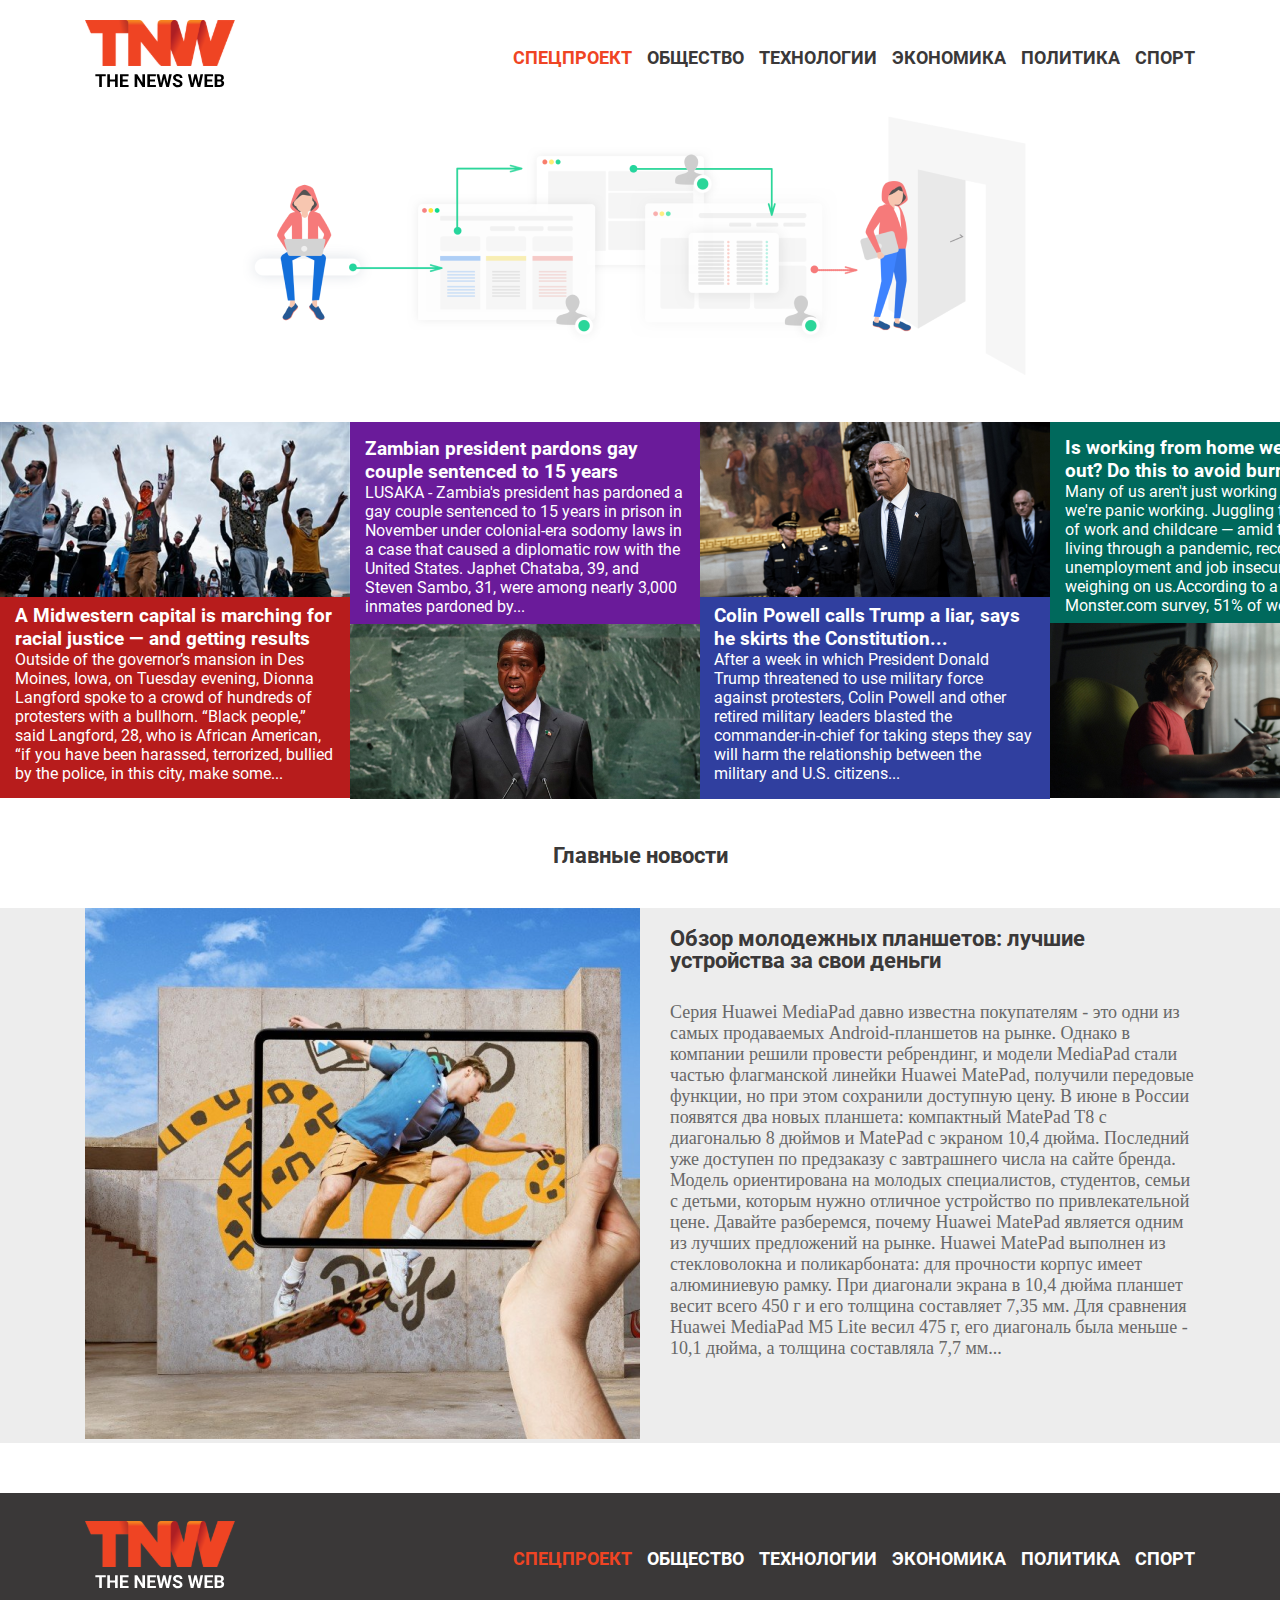
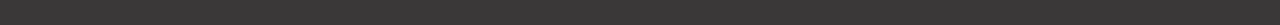
<file: THE NEWS WEB/index.html>
<!DOCTYPE html>
<html lang="en">

<head>
    <meta charset="UTF-8">
    <meta name="viewport" content="width=device-width, initial-scale=1.0">
    <link rel="stylesheet" href="./Css/style.css">
    <title>THE NEWS WEB</title>
</head>

<body>
    <nav class="nav">
        <div class="container">
            <div class="nav__title">
                <a href="!#" class="logo">
                    <svg width="150" height="71" viewBox="0 0 150 71" fill="none" xmlns="http://www.w3.org/2000/svg"
                        xmlns:xlink="http://www.w3.org/1999/xlink">
                        <rect width="150" height="46" fill="url(#pattern0)" />
                        <path
                            d="M20.7754 56.3389H16.8555V67H14.2188V56.3389H10.3516V54.2031H20.7754V56.3389ZM32.7021 67H30.0654V61.5156H24.9238V67H22.2871V54.2031H24.9238V59.3887H30.0654V54.2031H32.7021V67ZM42.7129 61.4541H37.6504V64.8818H43.5918V67H35.0137V54.2031H43.5742V56.3389H37.6504V59.3887H42.7129V61.4541ZM60.0273 67H57.3906L52.2578 58.5801V67H49.6211V54.2031H52.2578L57.3994 62.6406V54.2031H60.0273V67ZM70.0293 61.4541H64.9668V64.8818H70.9082V67H62.3301V54.2031H70.8906V56.3389H64.9668V59.3887H70.0293V61.4541ZM82.4219 63.3086L84.1445 54.2031H86.7725L83.9336 67H81.2793L79.1963 58.4395L77.1133 67H74.459L71.6201 54.2031H74.248L75.9795 63.291L78.0889 54.2031H80.3213L82.4219 63.3086ZM94.8408 63.6426C94.8408 63.1445 94.665 62.7637 94.3135 62.5C93.9619 62.2305 93.3291 61.9492 92.415 61.6562C91.501 61.3574 90.7773 61.0645 90.2441 60.7773C88.791 59.9922 88.0645 58.9346 88.0645 57.6045C88.0645 56.9131 88.2578 56.2979 88.6445 55.7588C89.0371 55.2139 89.5967 54.7891 90.3232 54.4844C91.0557 54.1797 91.876 54.0273 92.7842 54.0273C93.6982 54.0273 94.5127 54.1943 95.2275 54.5283C95.9424 54.8564 96.4961 55.3223 96.8887 55.9258C97.2871 56.5293 97.4863 57.2148 97.4863 57.9824H94.8496C94.8496 57.3965 94.665 56.9424 94.2959 56.6201C93.9268 56.292 93.4082 56.1279 92.7402 56.1279C92.0957 56.1279 91.5947 56.2656 91.2373 56.541C90.8799 56.8105 90.7012 57.168 90.7012 57.6133C90.7012 58.0293 90.9092 58.3779 91.3252 58.6592C91.7471 58.9404 92.3652 59.2041 93.1797 59.4502C94.6797 59.9014 95.7725 60.4609 96.458 61.1289C97.1436 61.7969 97.4863 62.6289 97.4863 63.625C97.4863 64.7324 97.0674 65.6025 96.2295 66.2354C95.3916 66.8623 94.2637 67.1758 92.8457 67.1758C91.8613 67.1758 90.9648 66.9971 90.1562 66.6396C89.3477 66.2764 88.7295 65.7812 88.3018 65.1543C87.8799 64.5273 87.6689 63.8008 87.6689 62.9746H90.3145C90.3145 64.3867 91.1582 65.0928 92.8457 65.0928C93.4727 65.0928 93.9619 64.9668 94.3135 64.7148C94.665 64.457 94.8408 64.0996 94.8408 63.6426ZM113.729 63.3086L115.451 54.2031H118.079L115.24 67H112.586L110.503 58.4395L108.42 67H105.766L102.927 54.2031H105.555L107.286 63.291L109.396 54.2031H111.628L113.729 63.3086ZM127.211 61.4541H122.148V64.8818H128.09V67H119.512V54.2031H128.072V56.3389H122.148V59.3887H127.211V61.4541ZM129.637 67V54.2031H134.119C135.672 54.2031 136.85 54.502 137.652 55.0996C138.455 55.6914 138.856 56.5615 138.856 57.71C138.856 58.3369 138.695 58.8906 138.373 59.3711C138.051 59.8457 137.603 60.1943 137.028 60.417C137.685 60.5811 138.2 60.9121 138.575 61.4102C138.956 61.9082 139.146 62.5176 139.146 63.2383C139.146 64.4688 138.754 65.4004 137.969 66.0332C137.184 66.666 136.064 66.9883 134.611 67H129.637ZM132.273 61.4277V64.8818H134.532C135.153 64.8818 135.637 64.7354 135.982 64.4424C136.334 64.1436 136.51 63.7334 136.51 63.2119C136.51 62.04 135.903 61.4453 134.69 61.4277H132.273ZM132.273 59.5645H134.225C135.555 59.541 136.22 59.0107 136.22 57.9736C136.22 57.3936 136.05 56.9775 135.71 56.7256C135.376 56.4678 134.846 56.3389 134.119 56.3389H132.273V59.5645Z"
                            fill="black" />
                        <defs>
                            <pattern id="pattern0" patternContentUnits="objectBoundingBox" width="1" height="1">
                                <use xlink:href="#image0_1_20" transform="scale(0.000976562 0.00318444)" />
                            </pattern>
                            <image id="image0_1_20" width="1024" height="433"
                                xlink:href="[data-uri]" />
                        </defs>
                    </svg>

                </a>
                <ul class="link">
                    <li><a href="" class="list1">СПЕЦПРОЕКТ</a></li>
                    <li><a href="" class="list">ОБЩЕСТВО</a></li>
                    <li><a href="" class="list">ТЕХНОЛОГИИ</a></li>
                    <li><a href="" class="list">ЭКОНОМИКА</a></li>
                    <li><a href="" class="list">ПОЛИТИКА</a></li>
                    <li><a href="" class="list">СПОРТ</a></li>
                </ul>
            </div>
        </div>
    </nav>
    <header>
        <div class="header__title">
            <div class="container">
                <div class="header__title-post">
                    <img src="./images/Illustration-of-an-exit-rate 1.png" alt="">
                </div>
            </div>
        </div>
    </header>
    <main class="main">
        <div class="main__posters">
            <div class="card">
                <img src="./images/200604-des-moines-protest-one-time-use-only-mn-1312_139dc822788de8a72ae75442d28a1af4 1.png"
                    alt="">
                <div class="board1">
                    <h1 class="text1">A Midwestern capital is marching for racial justice — and getting results</h1>
                    <p class="text2">
                        Outside of the governor’s mansion in Des Moines, Iowa, on Tuesday evening, Dionna Langford spoke
                        to
                        a crowd of hundreds of protesters with a bullhorn. “Black people,” said Langford, 28, who is
                        African
                        American, “if you have been harassed, terrorized, bullied by the police, in this city, make
                        some...
                    </p>
                </div>
            </div>
            <div class="card">
                <div class="board2">
                    <h1 class="text1">Zambian president pardons gay couple sentenced to 15 years</h1>
                    <p class="text2">
                        LUSAKA - Zambia's president has pardoned a gay couple sentenced to 15 years in prison in
                        November
                        under colonial-era sodomy laws in a case that caused a diplomatic row with the United States.
                        Japhet Chataba, 39, and Steven Sambo, 31, were among nearly 3,000 inmates pardoned by...
                    </p>
                </div>
                <img src="./images/191225-edgar-lungu-al-1024_2b9c928e251cd83d16e8263a2219e15a 1.png" alt="">
            </div>
            <div class="card">
                <img src="./images/200607-colin-powell-cs-1037a_9ef2cf95356984970a68ea8b09e6df18 1.png" alt="">
                <div class="board3">
                    <h1 class="text1">Colin Powell calls Trump a liar, says he skirts the Constitution...</h1>
                    <p class="text2">
                        After a week in which President Donald Trump threatened to use military force against
                        protesters, Colin Powell and other retired military leaders blasted the commander-in-chief for
                        taking steps they say will harm the relationship between the military and U.S. citizens...
                    </p>
                </div>
            </div>
            <div class="card">
                <div class="board4">
                    <h1 class="text1">Is working from home wearing you out? Do this to avoid burnout</h1>
                    <p class="text2">
                        Many of us aren't just working from home, we're panic working. Juggling the demands of work and
                        childcare — amid the stress of living through a pandemic, record unemployment and job
                        insecurity— is weighing on us.According to a recent Monster.com survey, 51% of workers said...
                    </p>
                </div>
                <img src="./images/run-down-home-work-kb-main-200605_c8c488cc2ebd458bd652fd0d3d83d8c7 1.png" alt="">
            </div>
        </div>
        <div class="main2">
            <h1 class="title">Главные новости</h1>
            <div class="section_title">
                <div class="container">
                    <div class="right">
                        <img src="./images/cq5dam.web.1280 1.png" alt="">
                    </div>
                    <div class="left">
                        <h3>Обзор молодежных планшетов: лучшие устройства за свои деньги</h3>
                        <p>
                            Серия Huawei MediaPad давно известна покупателям - это одни из самых продаваемых
                            Android-планшетов на рынке. Однако в компании решили провести ребрендинг, и модели MediaPad
                            стали частью флагманской линейки Huawei MatePad, получили передовые функции, но при этом
                            сохранили доступную цену.
                            В июне в России появятся два новых планшета: компактный MatePad T8 с диагональю 8 дюймов и
                            MatePad с экраном 10,4 дюйма. Последний уже доступен по предзаказу с завтрашнего числа на сайте
                            бренда. Модель ориентирована на молодых специалистов, студентов, семьи с детьми, которым нужно
                            отличное устройство по привлекательной цене. Давайте разберемся, почему Huawei MatePad является
                            одним из лучших предложений на рынке. Huawei MatePad выполнен из стекловолокна и поликарбоната:
                            для прочности корпус имеет алюминиевую рамку. При диагонали экрана в 10,4 дюйма планшет весит
                            всего 450 г и его толщина составляет 7,35 мм. Для сравнения Huawei MediaPad M5 Lite весил 475 г,
                            его диагональ была меньше - 10,1 дюйма, а толщина составляла 7,7 мм...
                        </p>
                    </div>
                </div>
            </div>
        </div>
    </main>
    <footer>
        <div class="container">
            <div class="footer__about">
                <a href="" class="logo">
                    <svg width="150" height="71" viewBox="0 0 150 71" fill="none" xmlns="http://www.w3.org/2000/svg" xmlns:xlink="http://www.w3.org/1999/xlink">
                        <rect width="150" height="46" fill="url(#pattern0)"/>
                        <path d="M20.7754 56.3389H16.8555V67H14.2188V56.3389H10.3516V54.2031H20.7754V56.3389ZM32.7021 67H30.0654V61.5156H24.9238V67H22.2871V54.2031H24.9238V59.3887H30.0654V54.2031H32.7021V67ZM42.7129 61.4541H37.6504V64.8818H43.5918V67H35.0137V54.2031H43.5742V56.3389H37.6504V59.3887H42.7129V61.4541ZM60.0273 67H57.3906L52.2578 58.5801V67H49.6211V54.2031H52.2578L57.3994 62.6406V54.2031H60.0273V67ZM70.0293 61.4541H64.9668V64.8818H70.9082V67H62.3301V54.2031H70.8906V56.3389H64.9668V59.3887H70.0293V61.4541ZM82.4219 63.3086L84.1445 54.2031H86.7725L83.9336 67H81.2793L79.1963 58.4395L77.1133 67H74.459L71.6201 54.2031H74.248L75.9795 63.291L78.0889 54.2031H80.3213L82.4219 63.3086ZM94.8408 63.6426C94.8408 63.1445 94.665 62.7637 94.3135 62.5C93.9619 62.2305 93.3291 61.9492 92.415 61.6562C91.501 61.3574 90.7773 61.0645 90.2441 60.7773C88.791 59.9922 88.0645 58.9346 88.0645 57.6045C88.0645 56.9131 88.2578 56.2979 88.6445 55.7588C89.0371 55.2139 89.5967 54.7891 90.3232 54.4844C91.0557 54.1797 91.876 54.0273 92.7842 54.0273C93.6982 54.0273 94.5127 54.1943 95.2275 54.5283C95.9424 54.8564 96.4961 55.3223 96.8887 55.9258C97.2871 56.5293 97.4863 57.2148 97.4863 57.9824H94.8496C94.8496 57.3965 94.665 56.9424 94.2959 56.6201C93.9268 56.292 93.4082 56.1279 92.7402 56.1279C92.0957 56.1279 91.5947 56.2656 91.2373 56.541C90.8799 56.8105 90.7012 57.168 90.7012 57.6133C90.7012 58.0293 90.9092 58.3779 91.3252 58.6592C91.7471 58.9404 92.3652 59.2041 93.1797 59.4502C94.6797 59.9014 95.7725 60.4609 96.458 61.1289C97.1436 61.7969 97.4863 62.6289 97.4863 63.625C97.4863 64.7324 97.0674 65.6025 96.2295 66.2354C95.3916 66.8623 94.2637 67.1758 92.8457 67.1758C91.8613 67.1758 90.9648 66.9971 90.1562 66.6396C89.3477 66.2764 88.7295 65.7812 88.3018 65.1543C87.8799 64.5273 87.6689 63.8008 87.6689 62.9746H90.3145C90.3145 64.3867 91.1582 65.0928 92.8457 65.0928C93.4727 65.0928 93.9619 64.9668 94.3135 64.7148C94.665 64.457 94.8408 64.0996 94.8408 63.6426ZM113.729 63.3086L115.451 54.2031H118.079L115.24 67H112.586L110.503 58.4395L108.42 67H105.766L102.927 54.2031H105.555L107.286 63.291L109.396 54.2031H111.628L113.729 63.3086ZM127.211 61.4541H122.148V64.8818H128.09V67H119.512V54.2031H128.072V56.3389H122.148V59.3887H127.211V61.4541ZM129.637 67V54.2031H134.119C135.672 54.2031 136.85 54.502 137.652 55.0996C138.455 55.6914 138.856 56.5615 138.856 57.71C138.856 58.3369 138.695 58.8906 138.373 59.3711C138.051 59.8457 137.603 60.1943 137.028 60.417C137.685 60.5811 138.2 60.9121 138.575 61.4102C138.956 61.9082 139.146 62.5176 139.146 63.2383C139.146 64.4688 138.754 65.4004 137.969 66.0332C137.184 66.666 136.064 66.9883 134.611 67H129.637ZM132.273 61.4277V64.8818H134.532C135.153 64.8818 135.637 64.7354 135.982 64.4424C136.334 64.1436 136.51 63.7334 136.51 63.2119C136.51 62.04 135.903 61.4453 134.69 61.4277H132.273ZM132.273 59.5645H134.225C135.555 59.541 136.22 59.0107 136.22 57.9736C136.22 57.3936 136.05 56.9775 135.71 56.7256C135.376 56.4678 134.846 56.3389 134.119 56.3389H132.273V59.5645Z" fill="white"/>
                        <defs>
                        <pattern id="pattern0" patternContentUnits="objectBoundingBox" width="1" height="1">
                        <use xlink:href="#image0_3_8" transform="scale(0.000976562 0.00318444)"/>
                        </pattern>
                        <image id="image0_3_8" width="1024" height="433" xlink:href="[data-uri]"/>
                        </defs>
                        </svg>
                        
                </a>
                <ul class="link">
                    <li><a href="" class="list1">СПЕЦПРОЕКТ</a></li>
                    <li><a href="" class="list">ОБЩЕСТВО</a></li>
                    <li><a href="" class="list">ТЕХНОЛОГИИ</a></li>
                    <li><a href="" class="list">ЭКОНОМИКА</a></li>
                    <li><a href="" class="list">ПОЛИТИКА</a></li>
                    <li><a href="" class="list">СПОРТ</a></li>
                </ul>
            </div>
        </div>
    </footer>
</body>

</html>
</file>
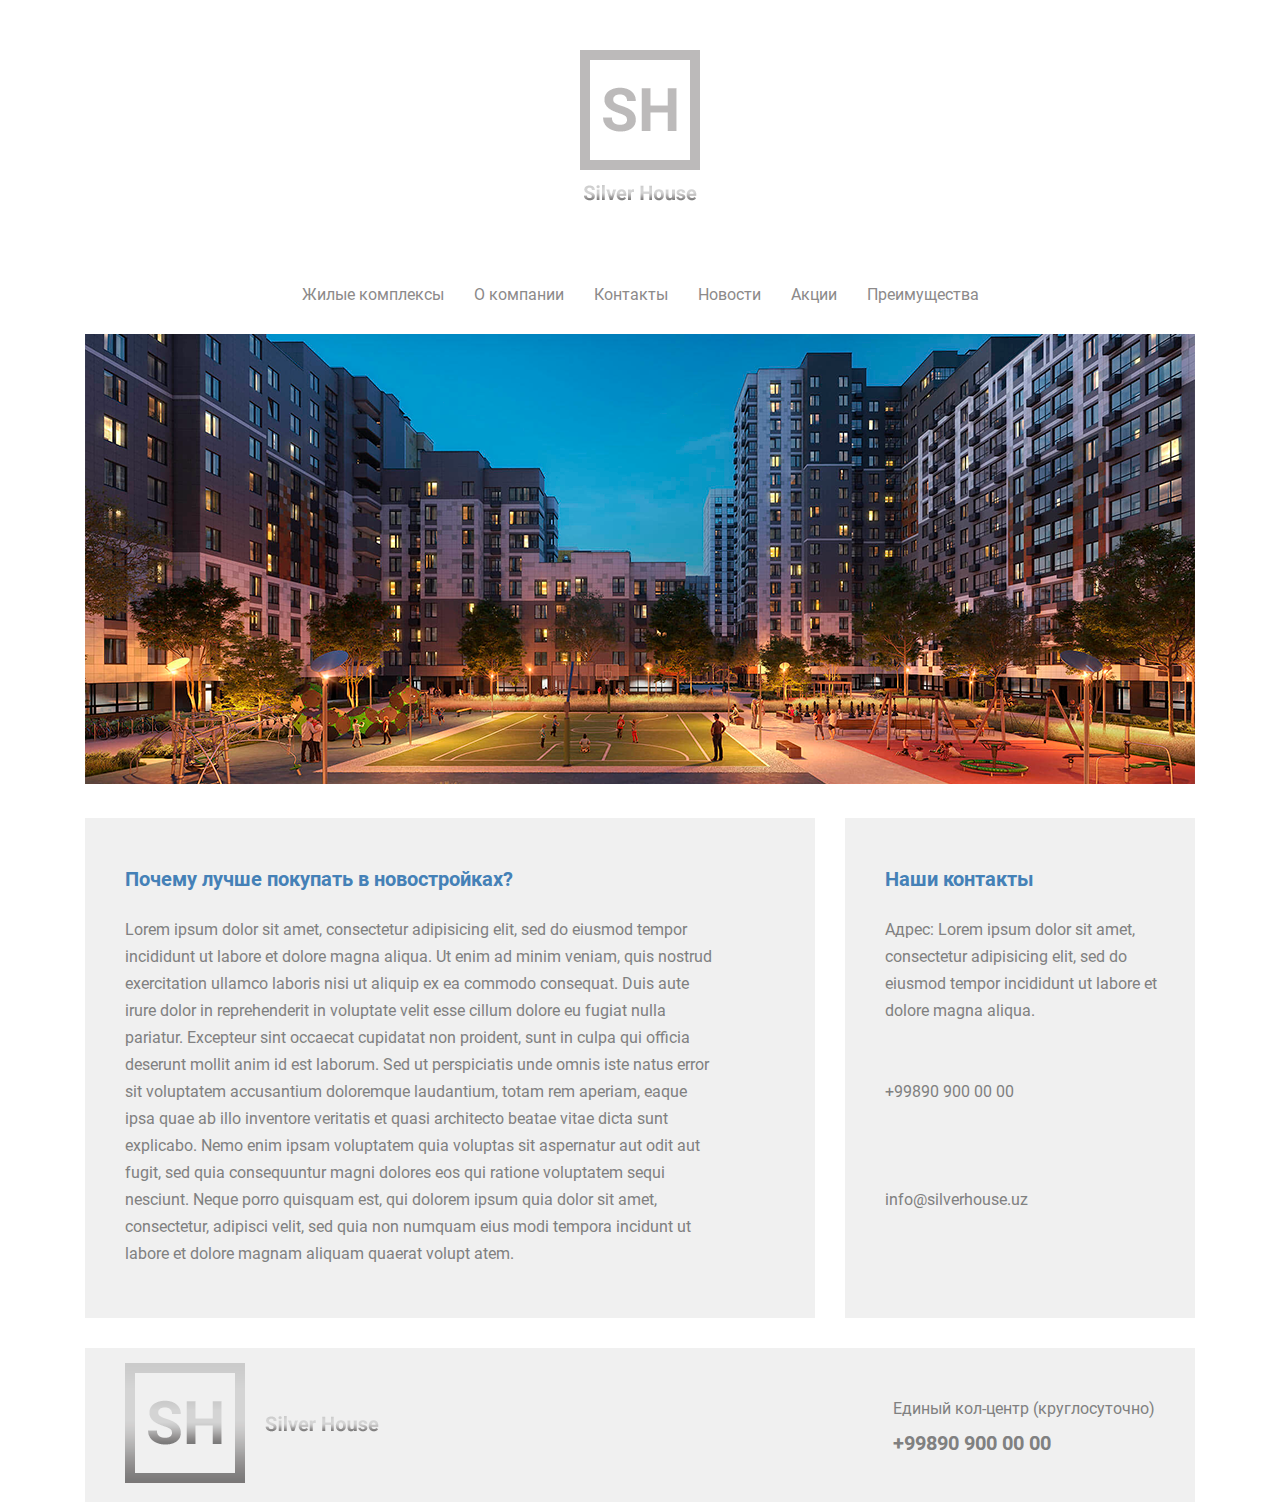
<file: 1.5/1.5/index.html>
<!DOCTYPE html>
<html lang="en">
<head>
    <meta charset="UTF-8">
    <meta name="viewport" content="width=device-width, initial-scale=1.0">
    <link rel="stylesheet" href="./css/style.css">
    <title>Document</title>
</head>
<body>
    <div class="top">
        <div class="img">
            <img src="./images/header-logo 1.png" alt="">
        </div>
    </div>
    <nav class="nav">
        <div class="container">
            <div class="nav__content">
                <ul class="nav__content-link">
                    <li><a href="" class="nav__content-item">Жилые комплексы</a></li>
                    <li><a href="" class="nav__content-item">О компании</a></li>
                    <li><a href="" class="nav__content-item">Контакты</a></li>
                    <li><a href="" class="nav__content-item">Новости</a></li>
                    <li><a href="" class="nav__content-item">Акции</a></li>
                    <li><a href="" class="nav__content-item">Преимущества</a></li>
                </ul>
            </div>
        </div>
    </nav>
    <div class="container">
        <div class="img2">
            <img src="./images/block 1.png" alt="">
        </div>
    </div>
    <div class="container">
        <div class="boart">
            <div class="leftbox">
                <div class="text1">
                    <h1>Почему лучше покупать в новостройках?</h1>
                    <p>
                        Lorem ipsum dolor sit amet, consectetur adipisicing elit, sed do eiusmod tempor incididunt ut labore et dolore magna aliqua. Ut enim ad minim veniam, quis nostrud exercitation ullamco laboris nisi ut aliquip ex ea commodo consequat. Duis aute irure dolor in reprehenderit in voluptate velit esse cillum dolore eu fugiat nulla pariatur. Excepteur sint occaecat cupidatat non proident, sunt in culpa qui officia deserunt mollit anim id est laborum. Sed ut perspiciatis unde omnis iste natus error sit voluptatem accusantium doloremque laudantium, totam rem aperiam, eaque ipsa quae ab illo inventore veritatis et quasi architecto beatae vitae dicta sunt explicabo. Nemo enim ipsam voluptatem quia voluptas sit aspernatur aut odit aut fugit, sed quia consequuntur magni dolores eos qui ratione voluptatem sequi nesciunt. Neque porro quisquam est, qui dolorem ipsum quia dolor sit amet, consectetur, adipisci velit, sed quia non numquam eius modi tempora incidunt ut labore et dolore magnam aliquam quaerat volupt atem.
                    </p>
                </div>
            </div>
            <div class="rightbox">
                <div class="text2">
                    <h1>Наши контакты</h1>
                    <p>
                        Адрес: Lorem ipsum dolor sit amet, <br> consectetur adipisicing elit, sed do <br> eiusmod tempor incididunt ut labore et <br> dolore magna aliqua. <br><br><br>


+99890 900 00 00 <br> <br> <br> <br>


info@silverhouse.uz
                    </p>
                </div>
            </div>
        </div>
    </div>
    <div class="container">
        <div class="bottom">
            <div class="left">
                <img src="./images/footer-logo 1.png" alt="">
            </div>
            <div class="right">
                <p>
                    Единый кол-центр (круглосуточно)
                </p>
                <h1>+99890 900 00 00</h1>
            </div>
        </div>
    </div>
</body>
</html>
</file>
<file: 2.3 Blue-Marketing/css/style.css>
@import url(font.css);


*{
    padding: 0;
    margin: 0;
    list-style: none;
    text-decoration: none;
    box-sizing: border-box;
    font-family: 'Rubik-Regular';
}

.container{
    width: 1140px;
    margin: 0 auto;
    padding: 0 15px;
}


body{
    background: rgb(237, 228, 228);
}


.header{
    padding: 30px 0;
}

.header__content{
    background: url(../img/Фон.png) rgb(255, 255, 255) no-repeat center/cover;
    border-radius: 14px;
}


.header__content-desc{
    width: 410px;
    display: flex;
    flex-direction: column;
    row-gap: 25px;
    padding: 111px 0 111px 62px;

}

.header__content-title{
    font-family: 'Rubik-Bold';
    font-size: 50px;
    line-height: 60px;
    color: #464748;
    position: relative;
    z-index: 1;
}

.header__content-title::before{
    content: " ";
    width: 100px;
    height: 50px;
    background: #3FA5D5;
    position: absolute;
    z-index: -1;
    top: 30px;
}


.header__content-text{
    text-align: justify;
    color: #696868;
    line-height: 19px;
}


.link{
    background: #3FA5D5;
    color: white;
    box-shadow: 0px 3px 10px 0px rgba(0, 0, 0, 0.3);
    padding: 7px 62px;
    border-radius: 30px;
    max-width: max-content;
}


.cards__card{
    width: 255px;
    min-height: 338px;
    background: white;
    text-align: center;
    border-radius: 15px;
    display: flex;
    flex-direction: column;
    align-items: center;
    justify-content: space-between;
}

.cards__card-title{
    padding-top: 32px;
    font-size: 20px;
    color: #2A86B1;
    line-height: 24px;
    font-family: 'Rubik-Bold';
}

.card__link{
    margin-bottom: 19px;
}


.cards{
    display: flex;
    justify-content: space-between;
}

.info__box{
    padding: 48px 0 44px;
    display: flex;
    justify-content: space-between;
}

.info__box-left{
    width: 825px;
}


.info__box-title{
    font-family: 'Rubik-Bold';
    font-size: 20px;
    line-height: 24px;
    color: #686868;
    margin-left: 18px;
    padding-bottom: 22px;
}


.info__box-subtitle{
    background: white;
    line-height: 19px;
    text-align: justify;
    padding: 15px;
    border-radius: 8px;
    color: #545454;
    margin-bottom: 15px;
}


.info__box-mini{
    width: 255px;
    background: white;
    border-radius: 8px;
    display: flex;
    padding: 15px;
    margin-bottom: 15px;
}

.info__box-mix{
    margin-left: 15px;
}

.info__box-miniImg{
    object-fit: contain;
}


.info__box-miniTitle{
    font-size: 17px;
    padding-bottom: 5px;
    color: #323232;
}

.info__box-miniText{
    font-size: 14px;
    line-height: 13px;
    font-family: 'Rubik-Light';
}


.footer{
    background: #3FA5D5;
    color: white;
    padding: 40px 0;
}

.footer__box{
    display: flex;
    justify-content: space-between;
    align-items: center;
}


h5{
    font-family: 'Rubik-Bold';
    font-size: 50px;
    line-height: 60px;
}

.footer__mini-text{
    font-family: 'Rubik-Bold';
    font-size: 18px;
    padding-bottom: 15px;
    line-height: 21px;
    text-align: end;
}


.nav{
    position: fixed;
    top: 0;
    left: 0;
    background: white;
    height: 100%;
    transition: 0.5s;
    display: flex;
    flex-direction: column;
    justify-content: space-between;
    padding: 30px 0;
    width: 100px;
    overflow: hidden;

}

.nav:hover{
    width: 235px;
}

.nav__ava{
    width: 70px;
    height: 70px;
    margin-left: 15px;
}

.nav__logo{
    margin-left: 20px;
}


.nav__list{
    display: flex;
    flex-direction: column;
    row-gap: 55px;
    padding: 0 30px;
    width: max-content;
}


.nav__list-link{
    font-size: 18px;
    color: #939393;
    display: flex;
    align-items: center;
    column-gap: 30px;

}

.nav__list-link:hover{
    color: #2A86B1;
}
</file>
<file: 2.4 Nike/css/style.css>
@import url(font.css);


*{
    padding: 0;
    margin: 0;
    text-decoration: none;
    list-style: none;
    box-sizing: border-box;
    font-family: 'Roboto-Regular';
}


.container{
    width: 1140px;
    margin: 0 auto;
    padding: 0 15px;
}


nav{
    background: #322E41;
}


.nav__content{
    display: flex;
    justify-content: space-between;
    align-items: center;
}


.nav__content-list{
    display: flex;
}


.nav__content-link{
    color: white;
    line-height: 19px;
    padding: 23px 14px;
    display: block;
    transition: 0.5s;
}


.nav__content-link:hover{
    background: white;
    color:  #D47300;
}


.header{
    background: url(../img/header__bg.png) no-repeat center/cover;
    height: 600px;
    color: white;
    display: flex;
    flex-direction: column;
    justify-content: center;
    align-items: center;
    padding-bottom: 120px;
}

h1{
    font-size: 50px;
    line-height: 59px;
    font-family: 'Roboto-Bold';
}

.header__text{
    padding-top: 15px;
    line-height: 21px;
    font-size: 18px;
}

span{
    font-family: 'Roboto-Bold';
}


.main{
    background: #EBEBEB;
    /* background: #7d7b7b; */
    padding-bottom: 30px;
}

.main__content{
    display: flex;
}

.main__content-left{
    width: 540px;
    background: white;
    padding: 15px;
    border-radius: 6px;
    margin-top: -35px;
}


.main__content-title{
    font-size: 22px;
    font-family: 'Roboto-Bold';
    padding: 20px 0 10px;
    line-height: 26px;
    color: #2c2a2a;
}


.main__content-subtitle{
    color: #9B9B9B;
    line-height: 19px;
}


.main__content-box{
    width: 250px;
    background: white;
    border-radius: 6px;
    padding: 15px;
}


.main__content-image{
    display: block;
    margin: 0 auto;
    padding-bottom: 12px;
}

.main__content-titles{
    text-align: center;
    font-size: 22px;
    font-family: 'Roboto-Bold';
    color: #2c2a2a;
    padding-bottom: 12px;
}

.main__content-text{
    color: #9B9B9B;
}

.main__content-right{
    display: flex;
    flex-wrap: wrap;
    margin-top: -35px;
    padding-left: 30px;
    gap: 30px;
}

footer{
    background: #322E41;
    padding-bottom: 47px;
}

.footer__box-comment{
    width: 350px;
    padding-top: 47px;
}

.footer__input{
    width: 350px;
    border-radius: 6px;
    background: #FFFFFF;
    padding: 10px 0 11px 15px;
    outline: unset;
    border: none;
    margin-bottom: 10px;
}

.footer__input::placeholder{
    color: #9B9B9B;
    line-height: 13px;
}

textarea{
    border-radius: 6px;
    outline: unset;
    border: none;
    width: 350px;
    height: 86px;
    margin-bottom: 11px;
}

textarea::placeholder{
    padding: 15px 0 0 15px;
    color: #9B9B9B;
    line-height: 13px;
}

button{
    width: 350px;
    border-radius: 6px;
    border: none;
    background: #544294;
    line-height: 13px;
    color: white;
    padding: 6px 0;
}

.footer__box{
    display: flex;
    justify-content: space-between;
}

.footer__box-menu{
    display: flex;
    padding-top: 77px;
    column-gap: 68px;
}

.footer__box-list{
    display: flex;
    flex-direction: column;
    row-gap: 10px;
}

.footer__box-link{
    line-height: 19px;
    color: white;
    transition: 0.5s;
}

.footer__box-link:hover{
    color: #D47300;
}

.footer__box-socialMedia{
    display: flex;
    column-gap: 40px;
    padding-top: 56px;
}
</file>
<file: 2.7 Street start/css/style.css>
@import url(./font.css);

* {
    padding: 0;
    margin: 0;
    list-style: none;
    box-sizing: border-box;
    text-decoration: none;
    font-family: 'Raleway-Regular';
}

.container {
    width: 1140px;
    margin: 0 auto;
    padding: 0 15px;
}

nav {
    background: #0C0C0C;
    border-bottom: 1px solid rgba(125, 115, 115, 0.5);
}

.nav__navigation {
    display: flex;
    justify-content: space-between;
}

.nav_navigation-mini {
    display: flex;
    align-items: center;
}

.nav__navigation-title {
    color: white;
    margin-left: 5px;
    font-family: 'Roboto-Regular';
}

.ul__list {
    display: flex;
    column-gap: 20px;
    padding: 20px 0;
}

.ul__list-link {
    color: white;
    line-height: 19px;
    font-family: 'Roboto-Regular';
}

.ul__menu {
    column-gap: 0;
    padding: 0;
}

.ul__link {
    padding: 22px 14px;
    display: inline-block;
    transition: 0.5s;
}

.ul__link:hover {
    background: rgba(105, 207, 23, 0.75);
}

.header {
    background: url("../img/header__bg.jpg") no-repeat center / cover;
    height: 100vh;
}

h1 {
    color: rgba(105, 207, 23, 1);
    font-family: 'Raleway-Black';
    font-size: 72px;
    padding: 167px 0 18px;
}

h3 {
    color: rgba(105, 207, 23, 1);
    font-family: 'Roboto-Regular';
    font-size: 36px;
}

.header__text {
    padding: 18px 0 30px;
    color: white;
    font-size: 18px;
    line-height: 24px;
}

.header__box{
    display: flex;
    justify-content: space-between;
    align-items: center;
}

.header__box-first{
    background: rgba(105, 207, 23, 0.5);
    padding: 33px 76px;
    color: rgba(255, 255, 255, 1);
    font-size: 50px;
    line-height: 25px;
    font-family: 'Raleway-Thin';
}

.header__box-second{
    background: linear-gradient(90deg, #69CF17 0%, #417D11 100%);
    border-radius: 6px;
    padding: 15px 70px;
    color: white;
    font-size: 18px;
    line-height: 22px;
}

.box{
    height: 48px;
    background: black;
}

.menu{
    background: #292929;
    box-shadow: 0px 1px 8px 0px rgba(17, 17, 17, 0.3);
}

.menu__ul{
    display: flex;
    column-gap: 32px;
    margin-left: 21px;
}

.menu__ul-link{
    color: white;
    font-size: 18px;
    line-height: 24px;
    display: flex;
    flex-direction: column;
    align-items: center;
    position: relative;
    padding: 20px 0;
}

.menu__ul-link::before{
    content: ' ';
    width: 0;
    bottom: 0;
    background-color: white;
    height: 3px;
    position: absolute;
    transition: 0.5s;
}

.menu__ul-link:hover::before{
    width: 100%;
}

.main{
    background: rgba(57, 54, 54, 1);
}

.cards__card{
    border: 1px solid rgba(255, 255, 255, 1);
    max-width: 370px;
    background: black;
    color: white;
    border-radius: 4px;
    overflow: hidden;
    padding: 15px;
}

.cards__card-icons{
    position: relative;
}

.cards__card-icon{
    position: absolute;
    top: 0;
    left: 0;
    display: flex;
    justify-content: center;
    align-items: center;
    width: 100%;
    height: 100%;
    background: rgba(105, 207, 23, 0.9);
    color: white;
    transition: 0.5s;
    opacity: 0;
    transform: rotate(92deg) scale(0.5);
}

.cards__card-icon:hover{
    opacity: 1;
    transform: rotate(0deg) scale(1);
}

.cards__card-img{
    display: block;
    width: 100%;
}

.cards__card-title{
    font-family: 'Raleway-Bold';
    font-size: 19px;
    line-height: 15px;
    padding: 15px 0;
}

.cards__card-text{
    font-size: 19px;
    line-height: 25px;
}

.cards{
    display: grid;
    grid-template-columns: repeat(4,1fr);
    place-items: center;
    max-width: 1600px;
    margin: 0 auto;
    padding: 15px;
    gap: 30px;
}

.block{
    background: white;

}

.block__title{
    text-align: center;
    padding: 20px 0;
    color: rgba(105, 207, 23, 1);
    font-size: 50px;
    font-family: 'Raleway-Bold';
}

.footer{
    background: rgb(38, 116, 38);
}

.footer__box{
    display: flex;
    justify-content: space-between;
    align-items: center;
    padding: 30px 0 81px;
}

.footer__box-subtitle{
    font-family: 'Roboto-Bold';
    font-size: 20px;
    line-height: 24px;
    color: white;
}

.footer__list{
    display: flex;
    justify-content: center;
    column-gap: 20px;
    padding-bottom: 81px;
}

.footer__list-link{
    color: white;
    font-size: 20px;
    font-family: 'Roboto-Regular';
    line-height: 24px;
}

.footer__block-text{
    text-align: center;
    color: white;
    padding: 19px 0;
    background: rgba(26, 52, 6, 1);
    font-family: 'Roboto-Regular';
}
</file>
<file: Gidpod/css/style.css>
@import url(./font.css);

*{
    margin: 0;
    padding: 0;
    list-style: none;
    text-decoration: none;
    box-sizing: border-box;
    font-family:'Roboto-Regular' ;
}

img{
    object-fit: contain;
    max-width: 100%;
}

body{
    background: rgba(245,243,244,255);
}
.container{
    width: 1756px;
    margin: 0 auto;
}

.nav{
    display: flex;
    justify-content: space-between;
    padding: 20px 32px;
    align-items: center;
}

.nav__list{
    display: flex;
    column-gap: 48px;
}

.nav__list-link{
    line-height: 24px;
    color: rgba(18, 16, 12, 0.7);
}

.nav__button{
    font-size: 14px;
    line-height: 20px;
    color: rgba(249, 249, 249, 1);
    background: rgba(18, 16, 12, 1);
    padding: 6px 22px 6px 23px;
    border-radius: 12px;
}

.Code{
    display: flex;
    justify-content: space-between;
}

.Code__left-title{
    font-size: 80px;
    line-height: 88px;
    color: rgba(18, 16, 12, 1);
    font-family: "Roboto-Bold";
    margin-top: 154px;
}

.Code__left-text{
    font-size: 23px;
    line-height: 32px;
    color: rgba(18, 16, 12, 0.7);
    margin-top: 40px;
}

.Code__left-BtnYellow{
    color: rgba(18, 16, 12, 1);
    font-size: 18px;
    line-height: 22.5px;
    font-family: "Roboto-Bold";
    background: rgba(255, 174, 51, 1);
    padding: 11px 46px 12px 46px;
    border-radius: 16px;
    box-shadow: 0px 1px 1px 0px rgba(0, 0, 0, 0.1);
    display: inline-block;
}

.Code__left-BtnText{
    line-height: 24px;
    color: rgba(18, 16, 12, 0.7);
}

.Code__left-Btn{
    display: flex;
    column-gap: 24px;
    margin-top: 46px;
}

.Code__left-SocialMedia{
    display: flex;
    column-gap: 30px;
    margin-top: 16px;
    align-items: center;
}

.Project__Title{
    font-size: 54px;
    line-height: 63.72px;
    text-align: center;
    color: rgba(18, 16, 12, 1);
    font-family: "Roboto-Bold";
    margin-top: 176px;
    margin-bottom: 178px;
}

.Project__Title span{
    color: rgba(153, 151, 149, 1);
    text-decoration: line-through;
    font-family:'Roboto-Regular' ;
}

.Project__left{
    padding-top:216px ;
}

.Project__left-Title{
    font-size: 32px;
    line-height: 40px;
    color: rgba(18, 16, 12, 1);
    font-family: "Roboto-Bold";
}

.Project__left-Text{
    font-size: 24px;
    line-height: 31.92px;
    color: rgba(18, 16, 12, 0.7);
    padding-top: 8px;
}

.Project__left-Btn{
    display: flex;
    column-gap: 16px;
    padding-top: 155px;
}

.Project__left-BtnMini{
    background: rgba(255, 174, 51, 1);
    border-radius: 10.5px;
    padding: 7px 18px 9px 18px;
    font-size: 14px;
    line-height: 16px;
    color: rgba(18, 16, 12, 1);
    display: inline-block;
    font-family: "Roboto-Bold";
    box-shadow: 0px 1px 1px 0px rgba(0, 0, 0, 0.1);
}

.Project__left-BtnB{
    background: rgba(255, 176, 174, 1);
}

.Project{
    display: flex;
    justify-content: space-between;
}

.Project__right{
    padding-top: 176px;
}

.Remote
{
    text-align: center;
}

.Remote__Title{
    font-size: 54px;
    line-height: 71.82px;
    color: rgba(18, 16, 12, 1);
    margin-top: 394px;
    font-family: "Roboto-Bold";
    margin-bottom: 48px;
}

.Remote__Text{
    font-size: 24px;
    line-height: 31.92px;
    color: rgba(18, 16, 12, 0.7);
    margin-top: 49px;
}

.Remote__Browsers{
    display: flex;
    justify-content: center;
    column-gap: 16px;
    margin-top: 48px;
    margin-bottom: 179px;
}

.developers__Title{
    font-size: 54px;
    line-height: 63.72px;
    color: rgba(18, 16, 12, 1);
    font-family: "Roboto-Bold";
    text-align: center;
    margin-bottom: 49px;
}

.developers__Cards-Card{
    width: 384px;
    background: rgba(255, 255, 255, 1);
    padding: 24px;
    border-radius: 16px;
}

.developers__Cards-CardText{
    color: rgba(18, 16, 12, 1);
    line-height: 24px;
}

.gg {
    padding-top: 10px;
}

.developers__Cards-CardNameTittle{
    display: flex;
    column-gap: 12px;
    padding-top: 16px;
}

.developers__Cards-CardNameTittleText h4{
    line-height: 24px;
    color: rgba(18, 16, 12, 1);
    padding-bottom: 8px;
}

.developers__Cards-CardNameTittleText p{
    line-height: 24px;
    color: rgba(18, 16, 12, 1);
}

.developers__Cards-CardNameTittleText p span{
    color: rgba(18, 16, 12, 1);
    font-family: "Roboto-Bold";
}

.developers__Cards{
    display: flex;
    justify-content: center;
    column-gap: 24px;
}

.developers__support{
    width: 1140px;
    padding: 88px 38px 199px 38px;
    margin: 0 auto;
    display: flex;
    justify-content: center;
    flex-wrap: wrap;
    align-items: center;
    column-gap: 37px;
}

.Connect__Title{
    font-size: 54px;
    line-height: 71.82px;
    color: rgba(18, 16, 12, 1);
    text-align: center;
    padding-bottom: 48px;
    font-family: "Roboto-Bold";
}

.Cards__leftCard{
    width: 642px;
    background: rgba(255, 255, 255, 1);
    border-radius: 20px;
    text-align: center;
}

.Cards__leftCard-Title{
    font-size: 32px;
    line-height: 40px;
    color: rgba(18, 16, 12, 1);
    font-family: "Roboto-Bold";
    padding-top: 56px;
    padding-bottom: 8px;
}
.Cards__leftCard-Text{
    font-size: 24px;
    line-height: 31.92px;
    color: rgba(18, 16, 12, 0.7);
}

.Cards__leftCard-Button{
    width: 262px;
    height: 46px;
    display: flex;
    justify-content: center;
    column-gap: 16px;
    align-items: center;
    background: rgba(252, 109, 38, 1);
    border-radius: 12px;
    box-shadow: 0px 1px 1px 0px rgba(0, 0, 0, 0.1);
    margin: 0 auto;
    margin-top: 16px;
}

.Cards__leftCard-Button a {
    font-size: 14px;
    line-height: 16px;
    color: rgba(255, 255, 255, 1);
    font-family: "Roboto-Bold";
}

.Cards__leftCard-Meta{
    margin-top: 64px;
}

.Cards__leftCard-GitHub{
    background: rgba(0, 0, 0, 1);
}

.Cards__leftCard-Bitbusket{
    background: rgba(38, 132, 255, 1);
    margin-bottom: 64px;
}

.leftCards__CardBtw{
    background: rgba(255, 228, 188, 1);
    padding: 1px 16px 0 16px;
    border-radius: 12px;
    font-size: 24px;
    line-height: 31.92px;
    color: rgba(18, 16, 12, 0.7);
    display: inline-block;
    margin: 6px 0 86px 0;
}

.Cards__rightCard{
    width: 642px;
    background: rgba(255, 255, 255, 1);
    border-radius: 20px;
    text-align: center;
}

.Cards__rightCard-Title{
    font-size: 32px;
    line-height: 40px;
    color: rgba(18, 16, 12, 1);
    font-family: "Roboto-Bold";
    padding-top: 56px;
}

.Cards__rightCard-Text{
    font-size: 23px;
    line-height: 32px;
    color:rgba(18, 16, 12, 0.7) ;
    padding-top: 7px;
    margin-bottom: 32px;
}

.Cards__rightCardBox{
    width: 530px;
    height: 56px;
    border-radius: 12px;
    background: rgba(249, 249, 249, 1);
    margin: 0 auto;
    display: flex;
    justify-content: space-between;
    align-items: center;
    padding: 12px 12px 12px 16px;
    margin-top: 12px;
}


.Connect__Cards{
    display: flex;
    column-gap: 26px;
    justify-content: center;
}

.rightCardBox__miniLeftBox{
    display: flex;
    column-gap: 16px;
    align-items: center;
}

.rightCardBox__miniLeftBox-Title{
    font-size: 20px;
    line-height: 20px;
    color: rgba(18, 16, 12, 0.7);
}

.rightCardBox__miniRightBtn{
    font-size: 14px;
    line-height: 16px;
    color: white;
    background: black;
    display: inline-block;
    padding: 7px 12px 9px 12px;
    border-radius: 12px;
    box-shadow: 0px 1px 1px 0px rgba(0, 0, 0, 0.1);
}

footer{
    width: 100%;
    background: rgba(255, 255, 255, 1);
    margin-top: 160px;
}

.Top{
    width: 852px;
    margin: 0 auto;
    padding-top: 48px;
}

.Top__Menu{
    display: flex;
    justify-content: space-between;
}

.Top__Menu-list{
    display: flex;
    flex-direction: column;
    row-gap: 8px;
}

.Top__Menu-listTitle{
    font-size: 13px;
    line-height: 20px;
    font-family: "Roboto-Bold";
    color: rgba(18, 16, 12, 1);
}

.Top__Menu-listLink{
    font-size: 13px;
    line-height: 20px;
    color: rgba(18, 16, 12, 0.7);
}

.Top__Bottom{
    display: flex;
    justify-content: space-between;
    margin-top: 85px;
    padding-bottom: 35px;
}

.Top__Bottom-Logo{
    display: flex;
    align-items: center;
    column-gap: 8px;
}

.Top__Bottom-Logo{
    font-size: 13px;
    line-height: 20px;
    color: rgba(18, 16, 12, 0.7);
}


.Top__Bottom-SocialMedia{
    display: flex;
    column-gap: 16px;
}

.Bottom{
    background: rgba(236, 231, 229, 1);
    height: 48px;
    align-items: center;
    padding-left: 18px;
    display: flex;
    justify-content: space-between;
    padding-right: 16px;
}

.Bottom__Text{
    line-height: 24px;
    color: rgba(18, 16, 12, 0.7);
}

.Bottom__Text span{
    border-bottom: 1px solid rgba(18, 16, 12, 0.59);
}

.Bottom__Btn{
    line-height: 24px;
    color:rgba(18, 16, 12, 0.7);
    background: rgba(249, 249, 249, 1);
    border-radius: 8px;
    padding: 4px 24px;
}
</file>
<file: THE NEWS WEB/Css/style.css>
@import url(../Css/font.css);
*{
    padding: 0;
    margin: 0;
    list-style: none;
    text-decoration: none;
}

.container{
    width: 1110px;
    margin: 0 auto;
}

.nav__title{
    display: flex;
    justify-content: space-between;
    align-items: center;
    padding-top: 20px;
    padding-bottom: 15px;
}

.nav__title .link{
    display: flex;
    column-gap: 15px;
    font-size: 18px;
    line-height: 22px;
    font-family: 'Roboto-Bold';
}

.nav__title .link .list1{
    color: #EF4423;
}

.nav__title .link .list {
    color: #3A3838;
    font-size: 18px;
    line-height: 22px;
    font-family: 'Roboto-Bold';
}

.header__title-post{
    margin-bottom: 36px;
}

.main{
    width: 100%;
}

.main__posters {
    display: flex;
    margin: 0 auto;
}

.card{
    width: 350px;
    align-items: center;
}

.text1{
    font-family: 'Roboto-Bold';
    font-size: 19px;
    line-height: 23px;
    color: white;
}

.text2{
    font-family:'Roboto-Regular';
    font-size: 16px;
    line-height: 19px;
    color: white;
}

.board1{
    background-color: #B71C1C;
    widows: 350px;
    /* height: 380px; */
    padding-left: 15px;
    padding-top: 8px;
    padding-right: 15px;
    padding-bottom: 15px;
    margin-top: -5px;
}

.board2{
    background-color: #6A1B9A;
    padding: 15px;
    padding-bottom: 8px;
}

.board3{
    background-color: #303F9F;
    padding:8px 15px 16px 14px;
    margin-top: -5px;
}

.board4{
    background-color: #00695C;
    padding:14px 15px 8px 15px;
}

.main2 h1{
color: #3A3838;
font-family: 'Roboto-Bold';
font-size: 22px;
font-style: normal;
line-height: normal;
text-align: center;
padding: 40px 0;
}

.section_title {
    background: #EDEDED;
    margin-bottom: 50px;
}

.section_title .container{
    display: flex;
}

.section_title .left{
    padding: 20px 0 0 30px;
}

.section_title .left h3 {
    color: #3A3838;
    font-size: 22px;
    line-height: 22px;
    font-family: 'Roboto-Bold';
    padding-bottom: 30px;
}

.section_title .left p {
    font-size: 18px;
    line-height: 21px;
    color: #686868;
}

footer{
    background-color: #3A3838;
    padding-top: 28px;
    padding-bottom: 29px;
}

.footer__about{
    display: flex;
    justify-content: space-between;
    align-items: center;
}

.link {
    display: flex;
    column-gap: 15px;
}

.link a{
    font-family: 'Roboto-Bold';
    font-size: 18px;
    line-height: 21px;
    color:#FFFFFF;
}

.link .list1{
    color: #EF4423;
}
</file>
<file: 1.5/1.5/css/style.css>
@import url(./font.css);
*{
    padding: 0;
    margin: 0;
    list-style: none;
    text-decoration: none;
    font-family: 'Roboto-Regular';
}

.top{
    display: flex;
    justify-content: center;
    padding-top: 50px;
    padding-bottom: 80px;
}

.container{
    width: 1110px;
    margin: 0 auto;
}

.nav__content-link{
    display: flex;
    justify-content: center;
    column-gap: 30px;
    margin-bottom: 30px;
}

.nav__content-link .nav__content-item{
    color: #8C8A8A;
    font-family: 'Roboto-Regular';
}

.title{
    display: flex;
    justify-content: center;
    margin: 0 auto;
}

.boart{
    display: flex;
    justify-content: space-between;
    margin-top: 30px;
}

.boart .leftbox{
    background-color: #F0F0F0;
    width: 730px;
}

.boart .leftbox .text1{
    width: 595px;
    padding-left: 40px;
}

.boart .leftbox .text1 h1{
    font-family: 'Roboto-Bold';
    font-weight: 700;
    font-size: 20px;
    line-height: 23.44px;
    color: #4581B7;
    padding-top: 50px;
    padding-bottom: 25px;
}

.boart .leftbox .text1 p{
    font-family: 'Roboto-Regular';
    font-weight: 400;
    font-size: 16px;
    line-height: 27px;
    color: #808080;
    padding-bottom: 51px;
}

.boart .rightbox{
    background-color: #F0F0F0;
    width: 350px;
    padding-top: 50px;
}

.boart .rightbox .text2 {
    padding-left: 40px;
}

.boart .rightbox .text2 h1{
    font-family: 'Roboto-Bold';
    font-weight: 700;
    font-size: 20px;
    line-height: 23.44px;
    color: #4581B7;
    padding-bottom: 25px;
}

.boart .rightbox .text2 p{
    font-family: 'Roboto-Regular';
    font-weight: 400;
    font-size: 16px;
    line-height: 27px;
    color: #808080;
}

.bottom {
    background-color: #F0F0F0;
    margin-top: 30px;
    display: flex;
    justify-content: space-between;
    align-items: center;
    padding: 15px 40px;
}

.bottom .right p{
    font-family: 'Roboto-Regular';
    font-weight: 400;
    font-size: 16px;
    line-height: 27px;
    color: #808080;
}

.bottom .right h1 {
    font-family: 'Roboto-Bold';
    font-weight: 700;
    font-size: 20px;
    line-height: 23.44px;
    margin-top: 10px;
    color: #808080;
}
</file>
